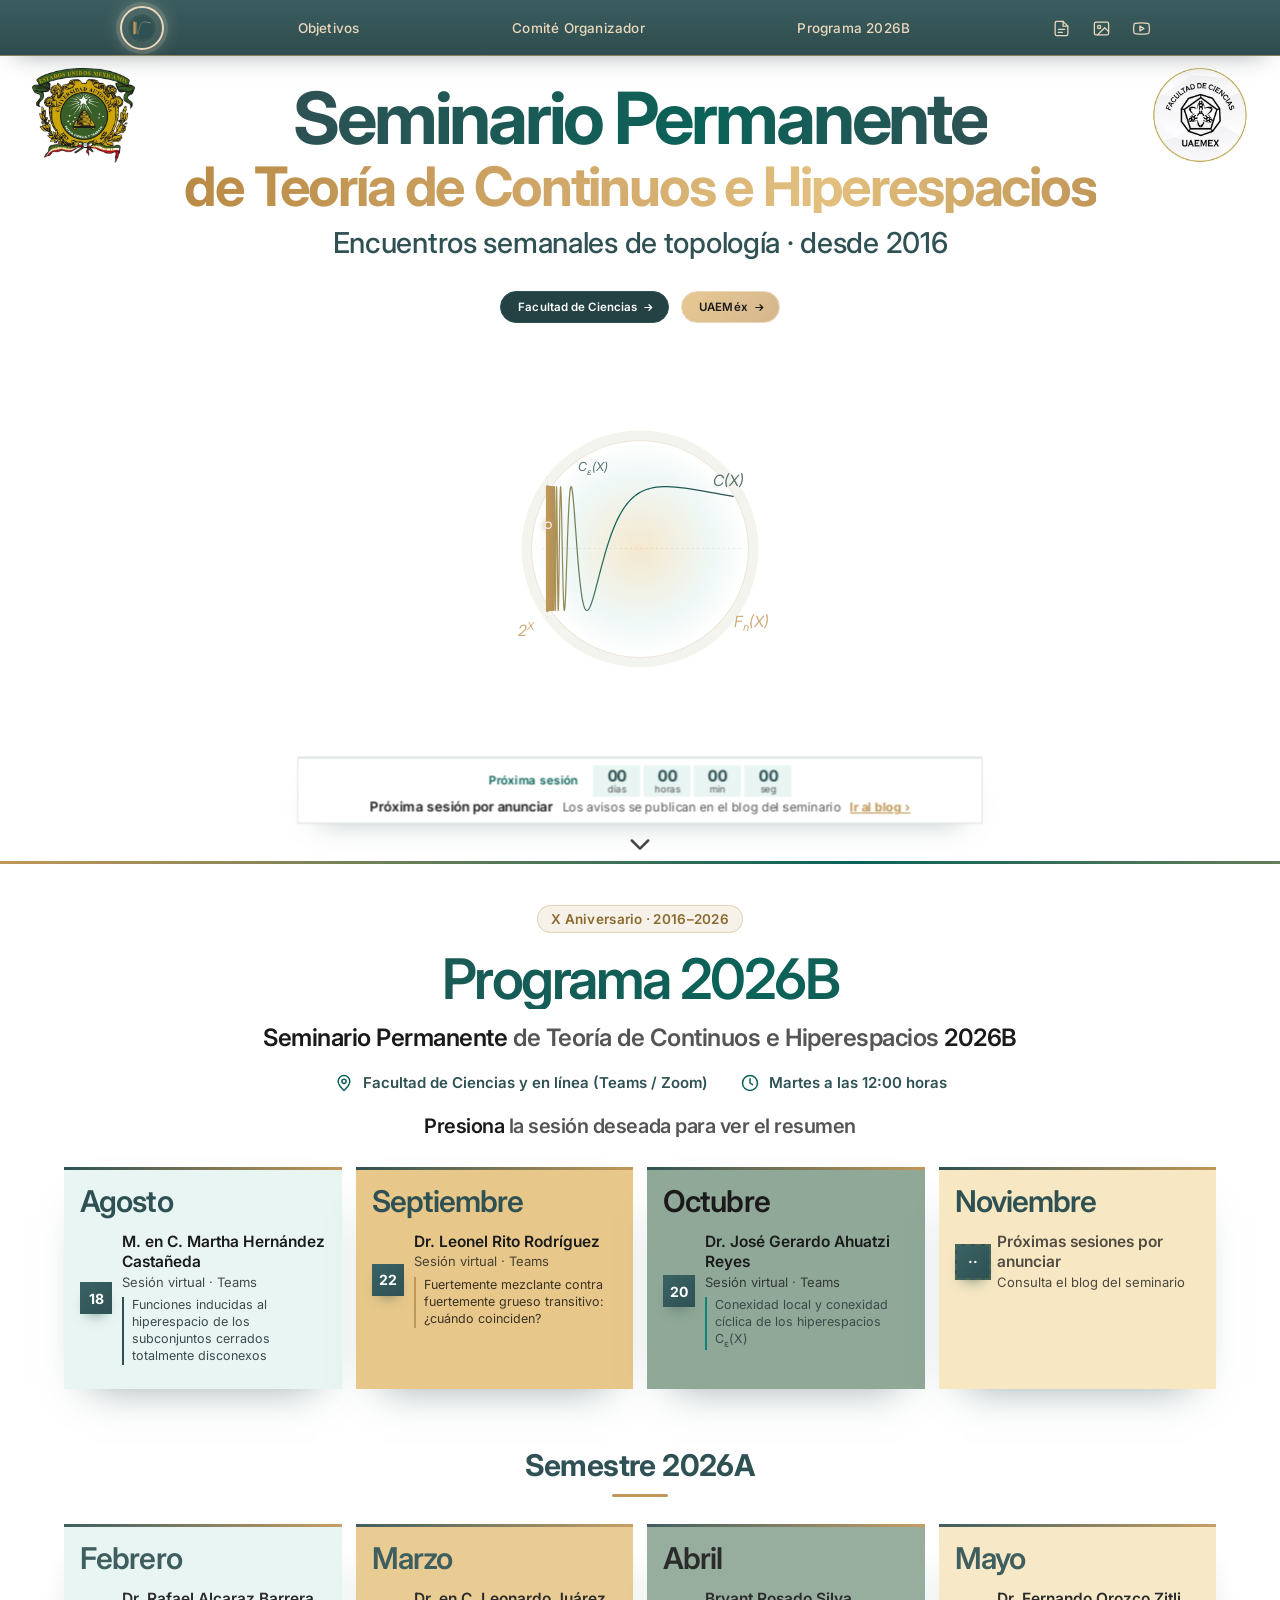
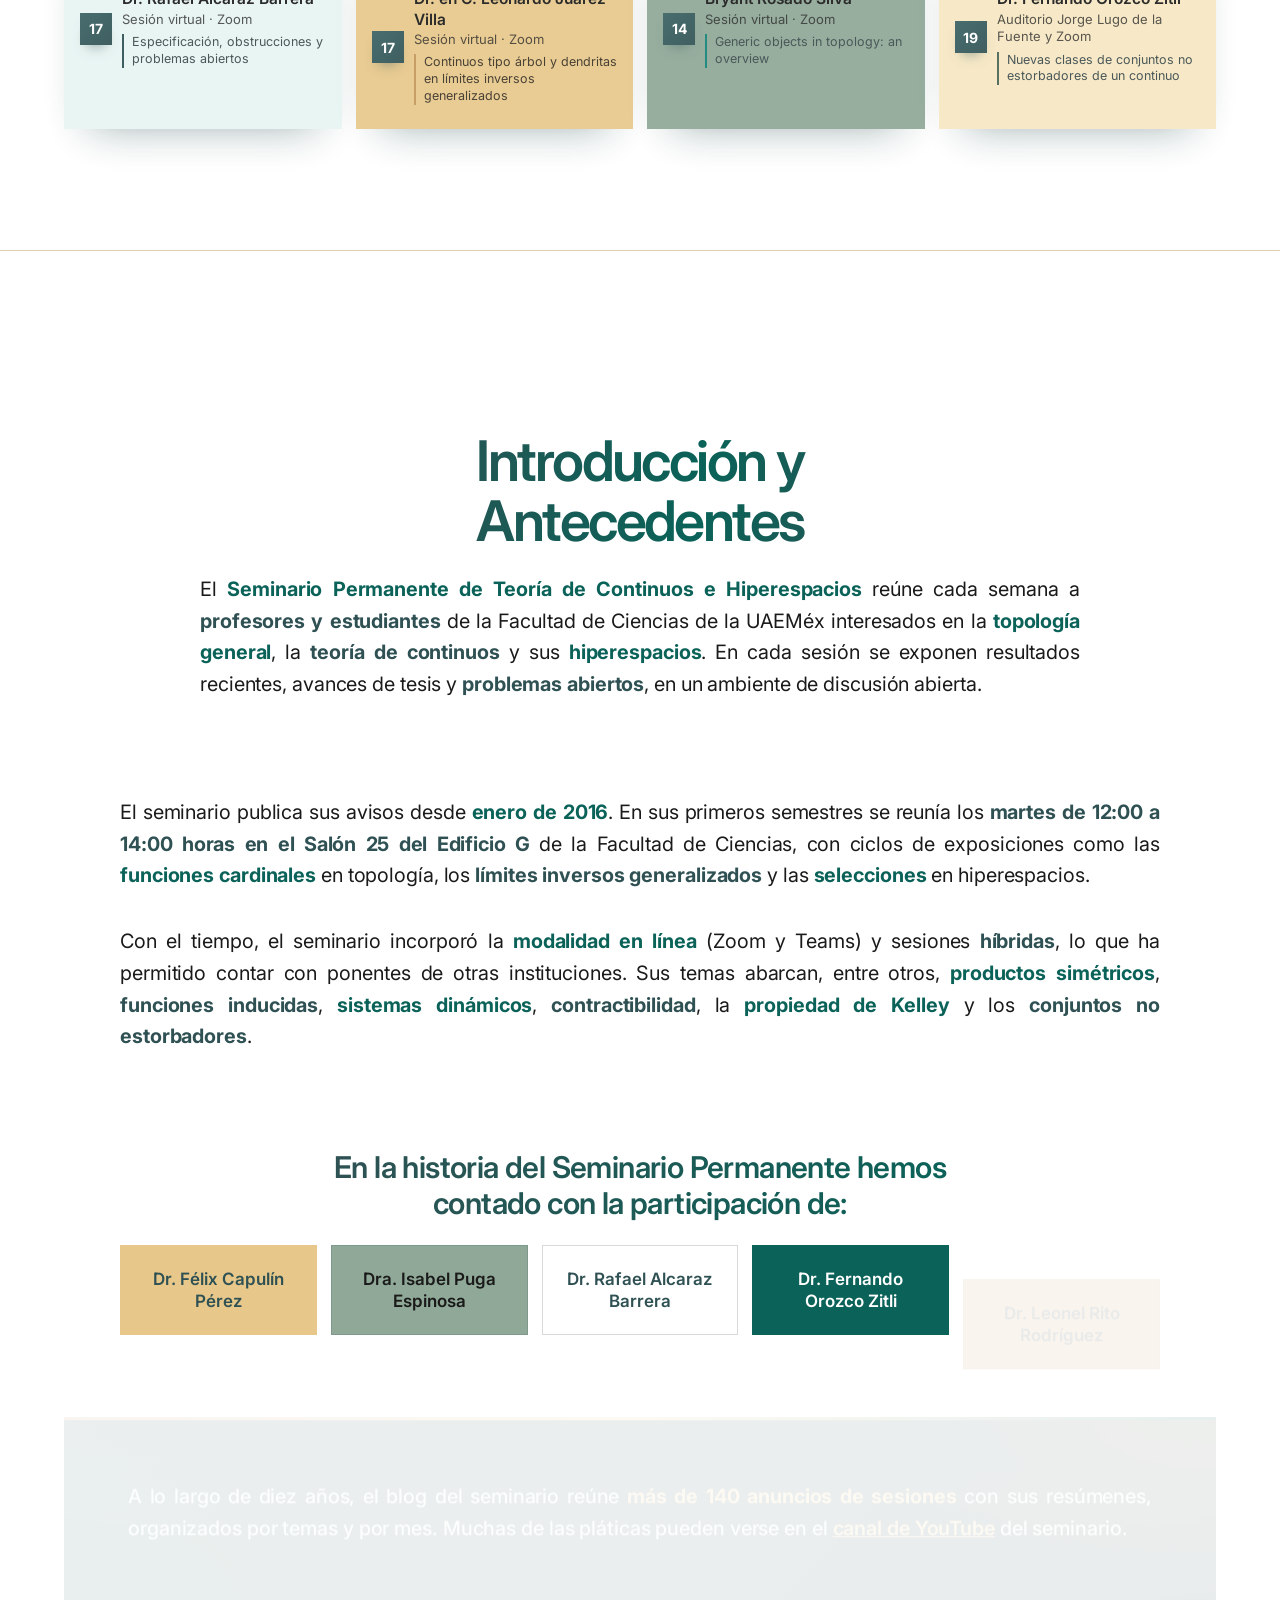
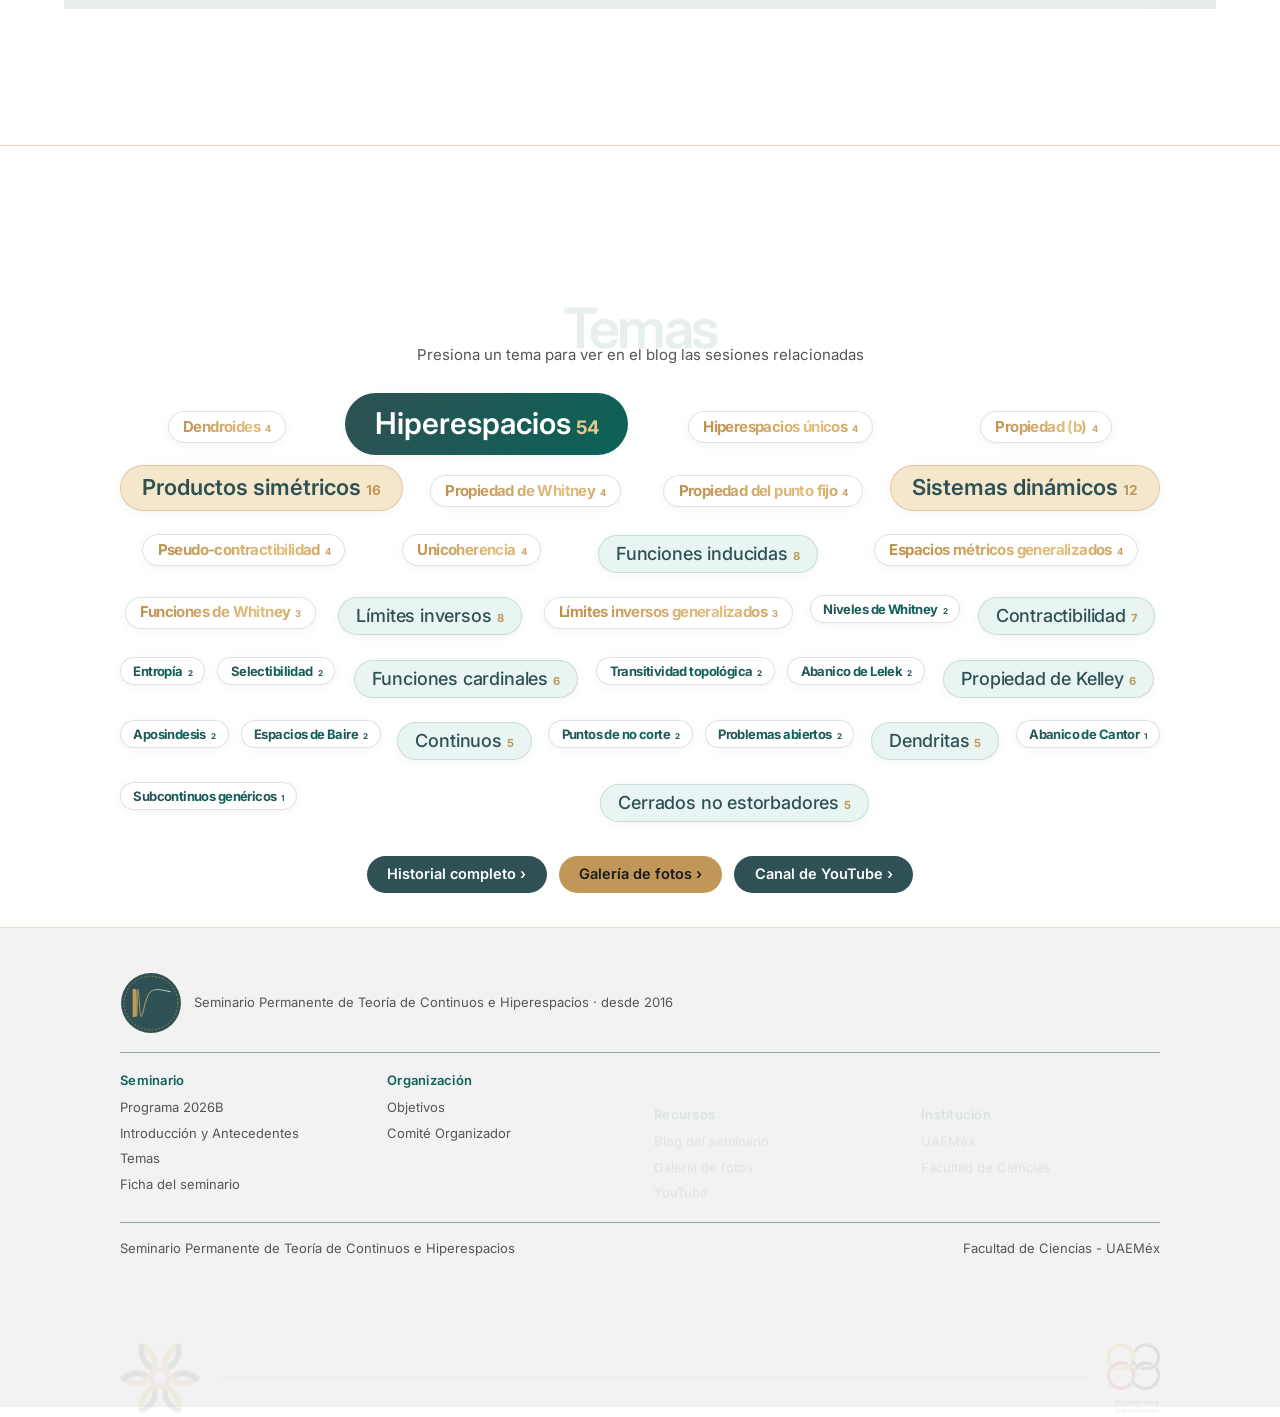
<file: index.html>
<!doctype html>
<!--
  ============================================================================
  Seminario Permanente de Teoría de Continuos e Hiperespacios
  Facultad de Ciencias · Universidad Autónoma del Estado de México (UAEMéx)
  ----------------------------------------------------------------------------
  Sitio estático de una sola página. Misma arquitectura que el sitio del
  Seminario Multidisciplinario de Divulgación Científica de Vanguardia:

    index.html            página principal: llama a cada sección como si fuera una función
    partes/               una sección por archivo (aquí se edita el contenido)
    css/estilos.css       estilos base (heredados del sitio del Seminario Multidisciplinario)
    css/hiperespacios.css estilos propios de este seminario (ilustración, temas, etc.)
    js/                   comportamiento; el número indica la sección (00 = toda la página)
    js/00-cargador.js     carga las partes de partes/ dentro de esta página
    js/03-programa-datos.js   títulos y resúmenes de las sesiones
    img/                  imágenes del sitio

  Secciones de la página, en orden (cada una es un archivo de partes/):
    1. Barra superior y menú desplegable ......... partes/01-barra-superior.html
    2. Portada (título, ilustración y cuenta regresiva)  partes/02-portada.html
    3. Programa (2026B y 2026A) .................. partes/03-programa.html
    4. Introducción y antecedentes .............. partes/04-introduccion.html
    5. Temas del seminario ....................... partes/05-temas.html
    6. Pie de página ............................ partes/06-pie-de-pagina.html
    7. Fichas de información (ventanas emergentes)  partes/07-fichas.html

  OJO: la página debe abrirse desde un servidor (ver README.md).
  ============================================================================
-->
<html lang="es" data-pal="pop" data-style="formal" class="cargando">
  <head>
    <meta charset="utf-8" />
    <meta name="viewport" content="width=device-width, initial-scale=1, viewport-fit=cover" />
    <meta name="theme-color" content="#2F5153" />
    <meta
      name="description"
      content="Seminario Permanente de Teoría de Continuos e Hiperespacios, Facultad de Ciencias, UAEMéx. Sesiones semanales de topología general, teoría de continuos e hiperespacios. Programa 2026B."
    />
    <title>Seminario Permanente de Teoría de Continuos e Hiperespacios</title>
    <link rel="icon" type="image/svg+xml" href="img/logo-hiperespacios.svg" />

    <!-- Tipografías de Google Fonts (requieren conexión a internet) -->
    <link rel="preconnect" href="https://fonts.googleapis.com" />
    <link rel="preconnect" href="https://fonts.gstatic.com" crossorigin />
    <link
      href="https://fonts.googleapis.com/css2?family=Bebas+Neue&family=Space+Grotesk:wght@500;600;700&family=JetBrains+Mono:wght@500&family=DM+Sans:wght@400;500;600;700&family=Inter:wght@400;500;600;700&family=STIX+Two+Text:ital@1&display=swap"
      rel="stylesheet"
    />

    <!-- Oculta la página unos instantes, hasta que 00-cargador.js termina de montar las secciones -->
    <style>
      html.cargando body {
        visibility: hidden;
      }
    </style>
    <noscript>
      <style>
        html.cargando body {
          visibility: visible;
        }
      </style>
    </noscript>

    <!-- Estilos del sitio: primero la base, después los propios de este seminario -->
    <link rel="stylesheet" href="css/estilos.css" />
    <link rel="stylesheet" href="css/hiperespacios.css" />

    <!-- Escala según el ancho de pantalla: va aquí (sin defer) para evitar saltos al cargar -->
    <script src="js/00-escala.js"></script>
  </head>
  <body>
    <div data-parte="partes/01-barra-superior.html"></div>
    <div data-parte="partes/02-portada.html"></div>
    <div data-parte="partes/03-programa.html"></div>
    <div data-parte="partes/04-introduccion.html"></div>
    <div data-parte="partes/05-temas.html"></div>
    <div data-parte="partes/06-pie-de-pagina.html"></div>
    <div data-parte="partes/07-fichas.html"></div>

    <noscript>Esta página necesita JavaScript activado para mostrarse.</noscript>

    <!-- ======================================================================
         CARGA DE LA PÁGINA
         1) 00-cargador.js reemplaza cada <div data-parte="..."> por su archivo.
         2) Después carga, EN ESTE ORDEN, los scripts que usan esas secciones.
            01-barra-superior.js crea window.SMDCV que usa 07-fichas.js, y
            03-programa-datos.js debe ir antes que 03-programa-resumenes.js.
         ====================================================================== -->
    <script src="js/00-cargador.js"></script>
    <script>
      cargarPagina([
        "js/01-barra-superior.js",
        "js/07-fichas.js",
        "js/00-animaciones.js",
        "js/02-portada-cuenta-regresiva.js",
        "js/03-programa-datos.js",
        "js/03-programa-resumenes.js",
      ]);
    </script>
  </body>
</html>
</file>
<file: css/estilos.css>
/* ==========================================================================
   estilos.css · Hoja de estilos del sitio
   Seminario Multidisciplinario de Divulgación Científica de Vanguardia
   --------------------------------------------------------------------------
   CÓMO LEER ESTE ARCHIVO

   El archivo está ordenado de arriba hacia abajo y ese orden IMPORTA: en CSS,
   cuando dos reglas con la misma fuerza (especificidad) afectan al mismo
   elemento, gana la que aparece después. Por eso una misma parte de la página
   (por ejemplo, la portada) puede tener reglas en varios lugares: las primeras
   definen su aspecto básico y las siguientes lo afinan (tema de color,
   tamaños, pantallas pequeñas, impresión...).

   Para encontrar algo, busca el nombre de la clase (p. ej. ".mcard") o
   el encabezado numerado de cada bloque: cada encabezado indica la parte de la
   página a la que pertenece lo que sigue.

   VARIABLES DE COLOR (se definen al principio, en :root y [data-pal="pop"])
     --bg      color de fondo de la página
     --ink     color de los títulos (verde oscuro)
     --accent  color de acento y enlaces (verde)
     --glass   color dorado de detalles y bordes
     --text    color del texto normal
     --muted   color del texto secundario
   Las variables --z, --s y --nh las calculan js/00-escala.js y js/01-barra-superior.js
   (zoom general, escala de la ilustración y alto de la barra).

   ATRIBUTOS EN <html>
     data-pal="pop"       paleta de colores en uso
     data-style="formal"  estilo visual en uso
   Casi todas las reglas empiezan con html[data-style="formal"][...]: es solo
   una forma de darles la prioridad necesaria sobre las reglas base.
   ========================================================================== */

/* --------------------------------------------------------------------------
   01. General: tipografía, fondo, animaciones y ajustes de pantalla
   -------------------------------------------------------------------------- */
:root {
  --bg: #1a1a1a;
  --g2: #108378;
  --glow: rgba(124, 92, 255, 0.38);
  --ink: #e8f5f3;
  --ink2: #108378;
  --glass: #108378;
  --coffee-hi: #108378;
  --coffee-lo: #108378;
  --crema: #e8f5f3;
  --cup: #108378;
  --accent: #108378;
  --link: #108378;
  --text: #e8f5f3;
  --muted: #e8f5f3;
  box-sizing: border-box;
  padding-top: env(safe-area-inset-top, 0px);
  padding-bottom: env(safe-area-inset-bottom, 0px);
}
[data-pal="pop"] {
  --bg: #e8f5f3;
  --g2: #c19758;
  --glow: rgba(193, 151, 88, 0.2);
  --ink: #2f5153;
  --ink2: #0a6258;
  --glass: #c19758;
  --coffee-hi: #c19758;
  --coffee-lo: #c19758;
  --crema: #c19758;
  --cup: #0a6258;
  --accent: #0a6258;
  --sep: #c19758;
  --link: #0a6258;
  --text: #1a1a1a;
  --muted: #555555;
}
html {
  scroll-padding-top: env(safe-area-inset-top, 0px);
}
body {
  margin: 0;
  overflow-x: hidden;
  color: var(--text);
  font-family:
    "Space Grotesk",
    system-ui,
    -apple-system,
    "Segoe UI",
    sans-serif;
  background: linear-gradient(
    180deg,
    var(--bg) 0%,
    var(--bg) 85%,
    var(--g2) 100%
  );
}

/* --------------------------------------------------------------------------
   02. Barra superior y menú desplegable
   -------------------------------------------------------------------------- */
nav {
  flex: none;
  position: sticky;
  top: 0;
  z-index: 5;
  min-height: 44px;
  display: flex;
  align-items: center;
  justify-content: center;
  background: rgba(18, 18, 20, 0.72);
  backdrop-filter: saturate(180%) blur(20px);
  -webkit-backdrop-filter: saturate(180%) blur(20px);
}
.bar {
  width: min(1040px, 94vw);
  display: flex;
  flex-wrap: wrap;
  gap: 8px;
  justify-content: space-between;
  align-items: center;
  padding: 6px 0;
  font-size: 12.5px;
}
.bar > a {
  color: var(--link);
  text-decoration: none;
  padding: 6px 14px;
  border-radius: 999px;
  border: 1px solid var(--link);
  background: rgba(255, 255, 255, 0.05);
  transition:
    background 0.25s,
    color 0.25s;
}
.bar > a:hover,
.bar > a[aria-expanded="true"] {
  background: var(--link);
  color: #1a1a1a;
}
nav b {
  flex: none;
  font:
    400 20px "Bebas Neue",
    Impact,
    sans-serif;
  letter-spacing: 0.18em;
}

/* --------------------------------------------------------------------------
   03. Portada · también: General
   -------------------------------------------------------------------------- */
.top {
  flex: none;
  text-align: center;
  padding: clamp(10px, 3.5vh, 44px) 5vw 0;
  position: relative;
  z-index: 2;
}
.top > * {
  animation: up 1s cubic-bezier(0.2, 0.8, 0.2, 1) both;
}
.top > :nth-child(2) {
  animation-delay: 0.12s;
}
.top > :nth-child(3) {
  animation-delay: 0.24s;
}
.top > :nth-child(4) {
  animation-delay: 0.36s;
}
@keyframes up {
  from {
    opacity: 0;
    transform: translateY(22px);
  }
  to {
    opacity: 1;
    transform: none;
  }
}
h1 {
  margin: 0;
  line-height: 0.9;
}
.hw {
  display: inline-block;
  cursor: pointer;
  transition:
    transform 0.55s cubic-bezier(0.34, 1.56, 0.64, 1),
    filter 0.4s;
}
.w1 {
  font:
    400 clamp(42px, min(12vw, 11vh), 140px)/0.9 "Bebas Neue",
    Impact,
    sans-serif;
  letter-spacing: 0.04em;
  color: var(--text);
}
.w2 {
  display: block;
  margin: clamp(6px, 1.4vh, 14px) auto 0;
  width: max-content;
  font:
    400 clamp(22px, min(7vw, 7.4vh), 96px)/1 "Bebas Neue",
    Impact,
    sans-serif;
  letter-spacing: 0.2em;
  padding-left: 0.2em;
  color: var(--accent);
}
.w3 {
  display: block;
  margin: clamp(8px, 1.6vh, 16px) auto 0;
  max-width: 92vw;
  font:
    400 clamp(15px, min(4.4vw, 5.4vh), 72px)/1.15 "Bebas Neue",
    Impact,
    sans-serif;
  letter-spacing: 0.1em;
  padding-left: 0.1em;
  color: var(--text);
}
.w1:hover {
  transform: translateY(-8px) scale(1.05) rotate(-1deg);
}
.w2:hover {
  transform: scale(1.08) rotate(1deg);
}
.w3:hover {
  transform: scale(1.04);
}
.hw:hover {
  color: transparent;
  background: linear-gradient(120deg, var(--crema), var(--accent), var(--cup));
  -webkit-background-clip: text;
  background-clip: text;
  filter: brightness(1.15) saturate(1.4) drop-shadow(0 0 16px var(--accent));
  animation: shine 1.6s ease-in-out infinite alternate;
}
@keyframes shine {
  from {
    filter: brightness(1.15) saturate(1.4) hue-rotate(-18deg)
      drop-shadow(0 0 16px var(--accent));
  }
  to {
    filter: brightness(1.15) saturate(1.4) hue-rotate(22deg)
      drop-shadow(0 0 16px var(--accent));
  }
}
.tag {
  margin: clamp(10px, 2.4vh, 26px) auto 0;
  display: flex;
  align-items: center;
  justify-content: center;
  flex-wrap: wrap;
  gap: 10px clamp(10px, 1.6vw, 20px);
}
.inst {
  display: inline-flex;
  align-items: center;
  gap: 0.55em;
  padding: 0.7em 1.4em;
  border: 1px solid transparent;
  border-radius: 999px;
  background:
    linear-gradient(rgba(12, 12, 16, 0.78), rgba(12, 12, 16, 0.78)) padding-box,
    linear-gradient(120deg, var(--accent), var(--glass)) border-box;
  color: var(--text);
  text-decoration: none;
  font:
    600 clamp(13px, min(1.9vw, 2.2vh), 19px)/1.2 system-ui,
    -apple-system,
    "Segoe UI",
    sans-serif;
  letter-spacing: 0.06em;
  backdrop-filter: blur(12px);
  -webkit-backdrop-filter: blur(12px);
  transition:
    transform 0.3s,
    box-shadow 0.3s,
    color 0.3s;
}
.inst::after {
  content: "↗";
  font-size: 0.95em;
  opacity: 0.7;
  transition:
    transform 0.3s,
    opacity 0.3s;
}
.inst:last-child {
  background: linear-gradient(120deg, var(--accent), var(--glass));
  color: #1a1a1a;
  box-shadow: 0 10px 30px -12px var(--accent);
}
.inst:hover {
  transform: translateY(-3px);
  box-shadow: 0 12px 32px -10px var(--accent);
}
.inst:hover::after {
  transform: translate(2px, -2px);
  opacity: 1;
}
.inst:first-child:hover {
  background: linear-gradient(120deg, var(--accent), var(--glass));
  color: #1a1a1a;
}
.art {
  flex: 1 1 0;
  min-height: 0;
  width: min(1060px, 96vw);
  margin: clamp(14px, 3.5vh, 36px) auto clamp(8px, 2vh, 20px);
  transition: transform 0.25s ease-out;
  position: relative;
  z-index: 1;
}
.art > svg {
  position: absolute;
  left: 11%;
  top: 8%;
  width: 78%;
  height: 84%;
  display: block;
  overflow: visible;
  animation: float 7s ease-in-out infinite alternate;
}
@keyframes float {
  to {
    transform: translateY(-10px);
  }
}
.ring {
  fill: none;
  stroke-linecap: round;
  stroke-dasharray: 1500 1160;
  animation: orbit 16s linear infinite;
}
.ring.r2 {
  stroke-dasharray: 1100 1300;
  animation-duration: 22s;
  animation-direction: reverse;
}
@keyframes orbit {
  to {
    stroke-dashoffset: -2660;
  }
}
.halo {
  animation: pulse 4s ease-in-out infinite alternate;
}
@keyframes pulse {
  from {
    opacity: 0.35;
  }
  to {
    opacity: 0.7;
  }
}
.fh {
  cursor: pointer;
  transition:
    transform 0.6s cubic-bezier(0.34, 1.56, 0.64, 1),
    filter 0.4s;
}
.fh1 {
  transform-origin: 650px 380px;
}
.fh1:hover {
  transform: rotate(-4deg) scale(1.03);
}
.fh2 {
  transform-origin: 645px 800px;
}
.fh2:hover {
  transform: translateY(-8px) scale(1.04) rotate(0.8deg);
}
.fh:hover {
  filter: brightness(1.15) saturate(1.3) drop-shadow(0 0 16px var(--accent));
}
.fh:hover .ink {
  fill: url(#hot);
  animation: hue 1.6s ease-in-out infinite alternate;
}
@keyframes hue {
  from {
    filter: hue-rotate(-18deg);
  }
  to {
    filter: hue-rotate(22deg);
  }
}
.flask {
  transform-origin: 650px 380px;
  animation: sway 5s ease-in-out infinite alternate;
}
@keyframes sway {
  from {
    transform: rotate(-1.4deg);
  }
  to {
    transform: rotate(1.2deg);
  }
}
.bub {
  fill: #fff;
  opacity: 0;
  animation: bub 3.6s ease-in infinite;
}
@keyframes bub {
  0% {
    transform: translate(0, 0);
    opacity: 0;
  }
  20% {
    opacity: 0.8;
  }
  100% {
    transform: translate(60px, -10px);
    opacity: 0;
  }
}
.str {
  filter: drop-shadow(0 0 5px var(--accent));
}
.flow {
  stroke-dasharray: 7 15;
  animation: flow 0.7s linear infinite;
}
@keyframes flow {
  to {
    stroke-dashoffset: -22;
  }
}
.drop {
  fill: var(--crema);
  opacity: 0;
  animation: drop 1.5s ease-in infinite;
}
@keyframes drop {
  0% {
    transform: translateY(0);
    opacity: 0;
  }
  15% {
    opacity: 1;
  }
  100% {
    transform: translateY(88px);
    opacity: 0;
  }
}
.rip {
  fill: none;
  stroke: var(--crema);
  stroke-width: 1.6;
  vector-effect: non-scaling-stroke;
  transform-box: fill-box;
  transform-origin: center;
  animation: rip 4s ease-out infinite;
  opacity: 0;
}
@keyframes rip {
  0% {
    transform: scale(0.04);
    opacity: 0.9;
  }
  100% {
    transform: scale(1);
    opacity: 0;
  }
}
.steam {
  fill: none;
  stroke: var(--ink);
  stroke-width: 2.4;
  stroke-linecap: round;
  opacity: 0;
  animation: steam 4.5s ease-in-out infinite;
  filter: blur(1.2px);
}
@keyframes steam {
  0% {
    opacity: 0;
    transform: translateY(0) scaleX(1);
  }
  25% {
    opacity: 0.5;
  }
  100% {
    opacity: 0;
    transform: translateY(-38px) scaleX(1.25);
  }
}
.stage {
  height: calc(
    100vh - var(--nh, 44px) - 90px - env(safe-area-inset-top, 0px) -
      env(safe-area-inset-bottom, 0px)
  );
  height: calc(
    100dvh / var(--z, 1) - var(--nh, 44px) - 90px -
      env(safe-area-inset-top, 0px) - env(safe-area-inset-bottom, 0px)
  );
  height: calc(
    100svh / var(--z, 1) - var(--nh, 44px) - 90px -
      env(safe-area-inset-top, 0px) - env(safe-area-inset-bottom, 0px)
  );
  height: calc(
    100dvh / var(--z, 1) - var(--nh, 44px) - 90px -
      env(safe-area-inset-top, 0px) - env(safe-area-inset-bottom, 0px)
  );
  height: calc(
    100svh / var(--z, 1) - var(--nh, 44px) - 90px -
      env(safe-area-inset-top, 0px) - env(safe-area-inset-bottom, 0px)
  );
  display: flex;
  flex-direction: column;
  position: relative;
}
.cue {
  flex: none;
  position: relative;
  z-index: 3;
  display: flex;
  align-items: center;
  justify-content: center;
  width: 44px;
  height: 40px;
  margin: 0 auto;
  color: var(--text);
  opacity: 0.8;
  text-decoration: none;
  animation: bob 2s ease-in-out infinite;
}
.cue:hover {
  opacity: 1;
}
.cue svg {
  position: static;
  width: 28px;
  height: 28px;
  animation: none;
}
.big svg {
  width: 0.95em;
  height: 0.95em;
  flex: none;
}
@keyframes bob {
  50% {
    transform: translateY(6px);
  }
}

/* --------------------------------------------------------------------------
   04. Introducción y antecedentes · también: General
   -------------------------------------------------------------------------- */
.info {
  position: relative;
  z-index: 1;
  background: #e8f5f3;
  color: #1a1a1a;
  text-align: center;
  padding: clamp(56px, 9vw, 110px) 5vw clamp(56px, 8vw, 100px);
  --lk: #108378;
  font-family:
    system-ui,
    -apple-system,
    "Segoe UI",
    sans-serif;
}
.info h2 {
  margin: 0;
  font-weight: 600;
  font-size: clamp(38px, 7vw, 80px);
  line-height: 1.05;
  letter-spacing: -0.025em;
}
.when {
  margin: 14px 0 0;
  font-size: clamp(20px, 2.8vw, 30px);
}
.lead {
  max-width: 760px;
  margin: 22px auto 0;
  font-size: clamp(17px, 1.7vw, 21px);
  line-height: 1.5;
  color: #555555;
}
.lead a {
  color: var(--lk);
  text-decoration: none;
}
.lead a:hover {
  text-decoration: underline;
}
.pills {
  display: flex;
  gap: 14px;
  justify-content: center;
  flex-wrap: wrap;
  margin-top: 30px;
}
.pill {
  padding: 12px 26px;
  border-radius: 999px;
  font-size: clamp(16px, 1.6vw, 19px);
  text-decoration: none;
  border: 1px solid var(--lk);
  color: var(--lk);
  transition:
    background 0.25s,
    color 0.25s,
    opacity 0.25s;
}
.pill.ghost:hover {
  background: var(--lk);
  color: #fff;
}
.card {
  background: #fff;
  border-radius: 22px;
  padding: clamp(22px, 3vw, 36px);
  font-size: clamp(16px, 1.5vw, 18px);
  line-height: 1.6;
  color: #555555;
}
.sup {
  max-width: 1040px;
  margin: clamp(40px, 6vw, 72px) auto 0;
}
.sup .lead {
  margin-top: 0;
  color: #1a1a1a;
  font-weight: 600;
  font-size: clamp(20px, 2.4vw, 28px);
}
.tiles {
  display: grid;
  grid-template-columns: repeat(auto-fit, minmax(190px, 1fr));
  gap: 14px;
  margin-top: 24px;
}
.tile {
  background: #fff;
  border-radius: 18px;
  padding: 22px 18px;
  font-weight: 600;
  font-size: 17px;
  line-height: 1.3;
}
.dark {
  max-width: 1040px;
  margin: clamp(28px, 4vw, 48px) auto 0;
  background: #1a1a1a;
  color: #8fa897;
  border-radius: 28px;
  padding: clamp(26px, 4vw, 52px);
  text-align: left;
  font-size: clamp(17px, 1.9vw, 22px);
  line-height: 1.55;
}
.dark strong {
  color: #fff;
}
body::before {
  content: "";
  position: fixed;
  inset: 0;
  pointer-events: none;
  z-index: 0;
  opacity: 0.6;
  background: radial-gradient(
    1100px 300px at 50% 100%,
    var(--glow),
    transparent 70%
  );
}
body::after {
  content: "";
  position: fixed;
  inset: 0;
  pointer-events: none;
  z-index: 0;
  background-image:
    linear-gradient(rgba(255, 255, 255, 0.04) 1px, transparent 1px),
    linear-gradient(90deg, rgba(255, 255, 255, 0.04) 1px, transparent 1px);
  background-size: 56px 56px;
  -webkit-mask-image: radial-gradient(
    ellipse 85% 70% at 50% 28%,
    #000 25%,
    transparent 75%
  );
  mask-image: radial-gradient(
    ellipse 85% 70% at 50% 28%,
    #000 25%,
    transparent 75%
  );
}

/* --------------------------------------------------------------------------
   05. Barra superior y menú desplegable
   -------------------------------------------------------------------------- */
nav {
  background: rgba(5, 6, 10, 0.62);
  border-bottom: 1px solid rgba(255, 255, 255, 0.08);
}
nav b {
  font:
    700 15px/1 "Space Grotesk",
    system-ui,
    sans-serif;
  letter-spacing: 0.02em;
  color: #1a1a1a;
  background: linear-gradient(135deg, var(--accent), var(--glass));
  padding: 7px 10px;
  border-radius: 8px;
}
.bar > a {
  border-color: transparent;
  background: none;
  color: #e8f5f3;
  border-radius: 8px;
  font-family: "Space Grotesk", system-ui, sans-serif;
  font-size: 13.5px;
  padding: 7px 14px;
}
.bar > a:hover,
.bar > a[aria-expanded="true"] {
  background: rgba(255, 255, 255, 0.09);
  color: #fff;
}

/* --------------------------------------------------------------------------
   06. Portada
   -------------------------------------------------------------------------- */
.w1 {
  font:
    700 clamp(36px, min(9vw, 9vh), 104px)/0.95 "Space Grotesk",
    system-ui,
    sans-serif;
  letter-spacing: -0.04em;
  color: var(--text);
}
.w2 {
  margin: clamp(2px, 0.8vh, 8px) auto 0;
  max-width: 94vw;
  padding-left: 0;
  font:
    700 clamp(20px, min(6.5vw, 6.8vh), 84px)/1 "Space Grotesk",
    system-ui,
    sans-serif;
  letter-spacing: -0.035em;
  background: linear-gradient(100deg, var(--accent), var(--glass));
  -webkit-background-clip: text;
  background-clip: text;
  color: transparent;
}
.w3 {
  padding-left: 0;
  font:
    500 clamp(13px, min(3vw, 3.6vh), 41px)/1.15 "Space Grotesk",
    system-ui,
    sans-serif;
  letter-spacing: -0.01em;
  color: #e8f5f3;
}
.inst {
  padding: 0.72em 1.5em;
  border: 1px solid rgba(255, 255, 255, 0.22);
  border-radius: 10px;
  background: rgba(255, 255, 255, 0.04);
  color: #fff;
  font:
    500 clamp(11px, min(1.6vw, 1.8vh), 15px)/1.2 "Space Grotesk",
    system-ui,
    sans-serif;
  letter-spacing: 0;
  box-shadow: none;
}
.inst::after {
  content: "→";
}
.inst:last-child {
  background: #e8f5f3;
  color: #1a1a1a;
  border-color: #e8f5f3;
  box-shadow: 0 12px 36px -12px var(--accent);
}
.inst:hover {
  transform: translateY(-2px);
  border-color: var(--accent);
  box-shadow:
    0 0 0 4px rgba(255, 255, 255, 0.06),
    0 12px 34px -10px var(--accent);
}
.inst:hover::after {
  transform: translateX(3px);
}
.inst:first-child:hover {
  background: rgba(255, 255, 255, 0.1);
  color: #fff;
}
.chip {
  position: absolute;
  z-index: 2;
  display: flex;
  gap: 8px;
  align-items: center;
  padding: 7px 12px;
  border: 1px solid rgba(255, 255, 255, 0.14);
  border-radius: 10px;
  background: rgba(255, 255, 255, 0.05);
  backdrop-filter: blur(10px);
  -webkit-backdrop-filter: blur(10px);
  font:
    500 12px/1 "JetBrains Mono",
    ui-monospace,
    monospace;
  color: #e8f5f3;
  animation: fl 6s ease-in-out infinite alternate;
}
.chip b {
  color: var(--accent);
  font-weight: 500;
}
@keyframes fl {
  to {
    transform: translateY(-8px);
  }
}
@media (max-width: 760px) {
  .chip {
    display: none;
  }
}
.info {
  font-family: "Space Grotesk", system-ui, sans-serif;
}
.chip::before {
  content: "";
  width: 7px;
  height: 7px;
  border-radius: 50%;
  background: var(--accent);
  flex: none;
}

/* --------------------------------------------------------------------------
   07. General: tipografía, fondo, animaciones y ajustes de pantalla
   -------------------------------------------------------------------------- */
[data-pal="pop"] body::after {
  background-image:
    linear-gradient(rgba(47, 81, 83, 0.07) 1px, transparent 1px),
    linear-gradient(90deg, rgba(47, 81, 83, 0.07) 1px, transparent 1px);
}
[data-pal="pop"] nav {
  background: rgba(232, 245, 243, 0.84);
  border-bottom-color: rgba(47, 81, 83, 0.08);
}
[data-pal="pop"] nav b {
  color: #fff;
}
[data-pal="pop"] .bar > a {
  color: #2f5153;
}
[data-pal="pop"] .bar > a:hover,
[data-pal="pop"] .bar > a[aria-expanded="true"] {
  background: rgba(47, 81, 83, 0.07);
  color: #1a1a1a;
}
[data-pal="pop"] .w3 {
  color: #0a6258;
}
[data-pal="pop"] .inst {
  border-color: rgba(47, 81, 83, 0.25);
  background: rgba(232, 245, 243, 0.75);
  color: #1a1a1a;
}
[data-pal="pop"] .inst:last-child {
  background: #0a6258;
  color: #fff;
  border-color: #0a6258;
}
[data-pal="pop"] .inst:first-child:hover {
  background: rgba(47, 81, 83, 0.06);
  color: #1a1a1a;
}
[data-pal="pop"] .chip {
  border-color: rgba(47, 81, 83, 0.12);
  background: rgba(232, 245, 243, 0.8);
  color: #2f5153;
}
[data-pal="pop"] .bub {
  fill: #fff;
}
[data-pal="pop"] .info {
  --lk: #0a6258;
}
[data-pal="pop"] .mega {
  background: rgba(255, 255, 255, 0.97);
  border-bottom-color: rgba(47, 81, 83, 0.08);
}
[data-pal="pop"] .panel a,
[data-pal="pop"] .nm,
[data-pal="pop"] .obj {
  color: #1a1a1a;
}
[data-pal="pop"] .panel a:hover {
  color: var(--accent);
}
[data-pal="pop"] .txt {
  color: #555555;
}
[data-pal="pop"] .obj {
  border-top-color: rgba(47, 81, 83, 0.16);
}
[data-pal="pop"] .scrim {
  background: rgba(255, 255, 255, 0.4);
}
.art .ring {
  opacity: 0.7;
}
.panel .nm a {
  text-decoration: underline;
  text-decoration-color: rgba(255, 255, 255, 0.35);
  text-underline-offset: 3px;
}
[data-pal="pop"] .panel .nm a {
  text-decoration-color: rgba(47, 81, 83, 0.35);
}
.views {
  position: fixed;
  inset: 0;
  z-index: 30;
  background: #e8f5f3;
  color: #1a1a1a;
  overflow: auto;
  font-family: "Space Grotesk", system-ui, sans-serif;
  --lk: #108378;
  opacity: 0;
  visibility: hidden;
  transform: translateY(24px);
  transition:
    opacity 0.35s,
    transform 0.45s cubic-bezier(0.2, 0.8, 0.2, 1),
    visibility 0s 0.45s;
}
.views.on {
  opacity: 1;
  visibility: visible;
  transform: none;
  transition:
    opacity 0.35s,
    transform 0.45s cubic-bezier(0.2, 0.8, 0.2, 1);
}
[data-pal="pop"] .views {
  --lk: #0a6258;
}

/* --------------------------------------------------------------------------
   08. Fichas de información
   -------------------------------------------------------------------------- */
.vbar {
  position: sticky;
  top: 0;
  z-index: 2;
  display: flex;
  align-items: center;
  justify-content: space-between;
  padding: 12px 5vw;
  background: rgba(245, 245, 247, 0.85);
  backdrop-filter: blur(14px);
  -webkit-backdrop-filter: blur(14px);
  border-bottom: 1px solid rgba(0, 0, 0, 0.08);
}
.vbar b {
  font-weight: 700;
  letter-spacing: 0.06em;
  font-size: 14px;
  color: #555555;
}
.vback {
  font: inherit;
  font-size: 15px;
  color: var(--lk);
  background: none;
  border: 1px solid var(--lk);
  border-radius: 10px;
  padding: 8px 16px;
  cursor: pointer;
  transition:
    background 0.25s,
    color 0.25s;
}
.vback:hover {
  background: var(--lk);
  color: #fff;
}
.vw {
  display: none;
  max-width: 900px;
  margin: 0 auto;
  padding: clamp(32px, 6vw, 72px) 5vw clamp(48px, 8vw, 96px);
}
.vw.on {
  display: block;
  animation: up 0.5s both;
}
.vk {
  margin: 0 0 10px;
  color: var(--lk);
  font:
    500 13px/1.5 "JetBrains Mono",
    ui-monospace,
    monospace;
  letter-spacing: 0.04em;
}
.vw h2 {
  margin: 0 0 clamp(24px, 4vw, 40px);
  font-weight: 700;
  font-size: clamp(34px, 6vw, 64px);
  line-height: 1.05;
  letter-spacing: -0.03em;
}
.vgrid {
  display: grid;
  grid-template-columns: repeat(auto-fit, minmax(min(300px, 100%), 1fr));
  gap: 16px;
}
.vgrid .card {
  padding: clamp(20px, 3vw, 28px);
  font-size: 16px;
}
.vgrid .wide {
  grid-column: 1/-1;
}
.card h3 {
  margin: 0 0 14px;
  font:
    500 12px/1.4 "JetBrains Mono",
    ui-monospace,
    monospace;
  letter-spacing: 0.06em;
  text-transform: uppercase;
  color: #555555;
}
.card h4 {
  margin: 16px 0 8px;
  font-size: 14px;
  font-weight: 600;
  color: #555555;
}
.card h4:first-child {
  margin-top: 0;
}
.card dl {
  margin: 0;
}
.card dt {
  margin-top: 12px;
  font-weight: 600;
  color: #1a1a1a;
}
.card dt:first-child {
  margin-top: 0;
}
.card dd {
  margin: 2px 0 0;
  color: #555555;
}
.chips {
  display: flex;
  flex-wrap: wrap;
  gap: 8px;
}
.chips span {
  padding: 6px 12px;
  border-radius: 999px;
  background: #e8f5f3;
  border: 1px solid rgba(0, 0, 0, 0.06);
  font-size: 14px;
  color: #1a1a1a;
}
.card a.lnk {
  display: block;
  margin: 0 0 8px;
  color: var(--lk);
  text-decoration: none;
}
.card a.lnk:hover {
  text-decoration: underline;
}
.card .pill {
  display: inline-block;
  margin: 0 8px 8px 0;
  padding: 10px 18px;
  font-size: 15px;
}
.st {
  margin: 0;
  font-size: 20px;
  font-weight: 600;
  color: #1a1a1a;
}
.quote {
  background: #1a1a1a;
  color: #e8f5f3;
  font-size: clamp(18px, 2.4vw, 24px);
  line-height: 1.45;
}
.quote span {
  display: block;
  margin-top: 10px;
  font-size: 14px;
  color: #8fa897;
}

/* --------------------------------------------------------------------------
   09. General: tipografía, fondo, animaciones y ajustes de pantalla
   -------------------------------------------------------------------------- */
[data-pal="pop"] .w1:not(:hover) {
  background: linear-gradient(100deg, #2f5153, #0a6258 55%, #0a6258);
  -webkit-background-clip: text;
  background-clip: text;
  color: transparent;
}
[data-pal="pop"] .w3 {
  color: #0a6258;
}
[data-pal="pop"] .inst {
  border-color: #0a6258;
  color: #0a6258;
}
[data-pal="pop"] .inst:last-child {
  background: #0a6258;
  color: #fff;
  border-color: #0a6258;
}
[data-pal="pop"] .inst:hover {
  border-color: #c19758;
  box-shadow:
    0 0 0 4px rgba(193, 151, 88, 0.18),
    0 12px 30px -10px #c19758;
}
[data-pal="pop"] .inst:first-child:hover {
  background: #c19758;
  color: #2f5153;
}
[data-pal="pop"] .info,
[data-pal="pop"] .views {
  background: #fff;
}
[data-pal="pop"] .vbar {
  background: rgba(255, 255, 255, 0.9);
}
[data-pal="pop"] .info h2,
[data-pal="pop"] .vw h2 {
  background: linear-gradient(100deg, #2f5153, #0a6258 45%, #c19758);
  -webkit-background-clip: text;
  background-clip: text;
  color: transparent;
}
[data-pal="pop"] .when {
  color: #c19758;
  font-weight: 600;
  letter-spacing: 0.08em;
}
[data-pal="pop"] .lead {
  color: #555;
}
[data-pal="pop"] .lead a {
  color: #0a6258;
}
[data-pal="pop"] .card,
[data-pal="pop"] .tile {
  background: #e8f5f3;
  border: 1px solid rgba(10, 98, 88, 0.18);
  color: #2f5153;
}
[data-pal="pop"] .card h3 {
  color: #c19758;
}
[data-pal="pop"] .tile {
  border-left: 4px solid #0a6258;
  font-weight: 600;
}
[data-pal="pop"] .tile:nth-child(even) {
  border-left-color: #c19758;
}
[data-pal="pop"] .dark,
[data-pal="pop"] .quote {
  background: #2f5153;
  color: #e8f5f3;
}
[data-pal="pop"] .dark strong,
[data-pal="pop"] .quote span {
  color: #c19758;
}
[data-pal="pop"] .pill {
  border-color: #0a6258;
  color: #0a6258;
}
[data-pal="pop"] .pill.ghost:hover {
  background: #0a6258;
  color: #fff;
}
[data-pal="pop"] .chips span {
  background: #fff;
  border-color: rgba(10, 98, 88, 0.3);
  color: #2f5153;
}
[data-pal="pop"] .st {
  color: #0a6258;
}
[data-pal="pop"] .card dt {
  color: #2f5153;
}
html[data-style="formal"] {
  --bg: #ffffff;
  --g2: #ffffff;
  --glow: transparent;
}
html[data-style="formal"] body,
html[data-style="formal"] .w1,
html[data-style="formal"] .w2,
html[data-style="formal"] .w3,
html[data-style="formal"] .inst,
html[data-style="formal"] .info,
html[data-style="formal"] .views,
html[data-style="formal"] nav b,
html[data-style="formal"] .bar > a {
  font-family: "DM Sans", system-ui, sans-serif;
}
html[data-style="formal"] body::after,
html[data-style="formal"] body::before,
html[data-style="formal"] .ring,
html[data-style="formal"] .halo {
  display: none;
}

/* --------------------------------------------------------------------------
   10. Barra superior y menú desplegable
   -------------------------------------------------------------------------- */
html[data-style="formal"] nav {
  background: #2f5153;
  border-bottom: 0;
  box-shadow: 0 2px 4px rgba(0, 0, 0, 0.18);
}
html[data-style="formal"] nav b {
  background: none;
  color: #fff;
  padding: 0;
  font-size: 18px;
  font-weight: 700;
  letter-spacing: 0.02em;
}
html[data-style="formal"] .bar > a {
  color: #e8f5f3;
}
html[data-style="formal"] .bar > a:hover,
html[data-style="formal"] .bar > a[aria-expanded="true"] {
  background: rgba(255, 255, 255, 0.16);
  color: #fff;
}

/* --------------------------------------------------------------------------
   11. Portada
   -------------------------------------------------------------------------- */
html[data-style="formal"] .w1:not(:hover) {
  background: none;
  -webkit-background-clip: border-box;
  background-clip: border-box;
  color: #2f5153;
  letter-spacing: -0.03em;
}
html[data-style="formal"] .w2 {
  background: none;
  -webkit-background-clip: border-box;
  background-clip: border-box;
  color: #0a6258;
}
html[data-style="formal"] .w3 {
  color: #0a6258;
  font-weight: 500;
}
html[data-style="formal"] .inst {
  background: #0a6258;
  color: #fff;
  border: 1px solid #0a6258;
  border-radius: 8px;
  backdrop-filter: none;
  -webkit-backdrop-filter: none;
  box-shadow: none;
  font-weight: 600;
  letter-spacing: 0;
}
html[data-style="formal"] .inst::after {
  content: none;
}
html[data-style="formal"] .inst:last-child {
  background: #c19758;
  color: #1a1a1a;
  border-color: #c19758;
  box-shadow: none;
}
html[data-style="formal"] .inst:hover {
  background: #2f5153;
  border-color: #2f5153;
  color: #fff;
  box-shadow: 0 6px 16px -6px rgba(10, 98, 88, 0.5);
}
html[data-style="formal"] .inst:first-child:hover {
  background: #2f5153;
  color: #fff;
}
html[data-style="formal"] .inst:last-child:hover {
  background: #c19758;
  border-color: #c19758;
  color: #1a1a1a;
}
html[data-style="formal"] .info h2,
html[data-style="formal"] .vw h2 {
  background: none;
  -webkit-background-clip: border-box;
  background-clip: border-box;
  color: #2f5153;
}

/* --------------------------------------------------------------------------
   12. Fichas de información
   -------------------------------------------------------------------------- */
html[data-style="formal"] .card {
  background: #fff;
  border: 1px solid #8fa897;
  border-radius: 10px;
}
html[data-style="formal"] .quote {
  background: #2f5153;
  border-color: #2f5153;
}
html[data-style="formal"] .card h3 {
  font-family: "DM Sans", system-ui, sans-serif;
  text-transform: none;
  letter-spacing: 0;
  font-size: 19px;
  font-weight: 600;
  color: #2f5153;
  border-bottom: 2px solid #0a6258;
  padding-bottom: 12px;
  margin-bottom: 16px;
}
html[data-style="formal"] .tile {
  background: #e8f5f3;
  border: 0;
  border-left: 4px solid #0a6258;
  border-radius: 10px;
}
html[data-style="formal"] .tile:nth-child(even) {
  border-left-color: #c19758;
}
html[data-style="formal"] .chips span {
  background: #e8f5f3;
  border-color: transparent;
}
html[data-style="formal"] {
  --bg: #ffffff;
  --g2: #e8f5f3;
}
html[data-style="formal"] body::before {
  display: block;
  opacity: 1;
  background: radial-gradient(
    900px 260px at 50% 100%,
    rgba(193, 151, 88, 0.35),
    transparent 70%
  );
}

/* --------------------------------------------------------------------------
   13. Barra superior y menú desplegable
   -------------------------------------------------------------------------- */
html[data-style="formal"] nav {
  border-bottom: 3px solid #c19758;
}
html[data-style="formal"] nav b {
  color: #c19758;
}
html[data-style="formal"] .bar > a {
  color: #e8f5f3;
}
html[data-style="formal"] .bar > a:hover,
html[data-style="formal"] .bar > a[aria-expanded="true"] {
  background: #c19758;
  color: #1a1a1a;
}
html[data-style="formal"] .soc {
  display: flex;
  gap: 4px;
}
html[data-style="formal"] .soc a {
  display: grid;
  place-items: center;
  width: 36px;
  height: 36px;
  border-radius: 8px;
  color: #e8f5f3;
  transition:
    background 0.25s,
    color 0.25s;
}
html[data-style="formal"] .soc a:hover {
  background: #c19758;
  color: #1a1a1a;
}
html[data-style="formal"] .soc svg {
  width: 19px;
  height: 19px;
}

/* --------------------------------------------------------------------------
   14. Portada · también: Fichas de información
   -------------------------------------------------------------------------- */
html[data-style="formal"] .w2 {
  color: #c19758;
}
html[data-style="formal"] .inst {
  background: #2f5153;
  border-color: #c19758;
  color: #fff;
}
html[data-style="formal"] .inst:last-child {
  background: #c19758;
  border-color: #c19758;
  color: #1a1a1a;
}
html[data-style="formal"] .inst:hover {
  background: #0a6258;
  border-color: #c19758;
  color: #fff;
  box-shadow: 0 6px 16px -6px rgba(47, 81, 83, 0.55);
}
html[data-style="formal"] .inst:first-child:hover {
  background: #0a6258;
  color: #fff;
}
html[data-style="formal"] .inst:last-child:hover {
  background: #e8f5f3;
  border-color: #e8f5f3;
  color: #1a1a1a;
}
html[data-style="formal"] .chip {
  display: flex;
  border-color: #c19758;
  background: rgba(255, 255, 255, 0.9);
  color: #2f5153;
}
html[data-style="formal"] .chip::before {
  background: #c19758;
}
html[data-style="formal"] .card {
  border-top: 4px solid #c19758;
}
html[data-style="formal"] .card h3 {
  border-bottom-color: #c19758;
}
html[data-style="formal"] .tile {
  background: #e8f5f3;
  border-left-color: #c19758;
}
html[data-style="formal"] .tile:nth-child(even) {
  border-left-color: #2f5153;
}
html[data-style="formal"] .chips span {
  background: #e8f5f3;
}

/* --------------------------------------------------------------------------
   15. Introducción y antecedentes
   -------------------------------------------------------------------------- */
html[data-style="formal"] .pill {
  border-color: #2f5153;
  color: #2f5153;
}
html[data-style="formal"] .pill.ghost:hover {
  background: #c19758;
  border-color: #c19758;
  color: #1a1a1a;
}
html[data-style="formal"] .when,
html[data-style="formal"] .vk {
  color: #c19758;
}
html[data-style="formal"] .dark,
html[data-style="formal"] .quote {
  background: #c19758;
  border-color: #c19758;
  color: #1a1a1a;
}
html[data-style="formal"] .dark strong,
html[data-style="formal"] .quote span {
  color: #2f5153;
}
html[data-style="formal"] .info h2::after {
  content: "";
  display: block;
  width: 64px;
  height: 4px;
  border-radius: 2px;
  background: #c19758;
  margin: 14px auto 0;
}
html[data-style="formal"] .vw h2::after {
  content: "";
  display: block;
  width: 64px;
  height: 4px;
  border-radius: 2px;
  background: #c19758;
  margin: 14px 0 0;
}
html[data-style="formal"] .panel h3 {
  color: #c19758;
}
.story {
  position: relative;
  max-width: 1040px;
  margin: clamp(40px, 6vw, 72px) auto 0;
  padding: clamp(26px, 4vw, 46px) clamp(20px, 4vw, 50px);
  border-radius: 24px;
  background: linear-gradient(160deg, #fff 0%, #e8f5f3 62%, #e8f5f3 150%);
  border: 1px solid rgba(193, 151, 88, 0.55);
  box-shadow: 0 22px 50px -28px rgba(47, 81, 83, 0.4);
  overflow: hidden;
  text-align: left;
}
.story::before {
  content: "";
  position: absolute;
  left: 0;
  top: 0;
  right: 0;
  height: 5px;
  background: linear-gradient(90deg, #c19758, #0a6258);
}
.step {
  padding-bottom: clamp(22px, 3vw, 34px);
  transition:
    opacity 0.8s cubic-bezier(0.2, 0.8, 0.2, 1),
    transform 0.8s cubic-bezier(0.2, 0.8, 0.2, 1);
}
.step:last-child {
  padding-bottom: 0;
  transition-delay: 0.25s;
}
.step p {
  margin: 0;
  max-width: 74ch;
  font-size: clamp(16px, 1.5vw, 18.5px);
  line-height: 1.75;
  color: #2f5153;
}
.story::before {
  background-size: 200% 100%;
  background-position: var(--bp, 0%) 0;
}
.step strong {
  font-weight: 700;
  color: #0a6258;
}
html[data-style="formal"] .tiles .tile {
  border: 0;
  color: #fff;
  box-shadow: 0 10px 24px -14px rgba(47, 81, 83, 0.55);
  transition:
    transform 0.3s,
    box-shadow 0.3s;
}
html[data-style="formal"] .tiles .tile:hover {
  transform: translateY(-4px);
  box-shadow: 0 16px 30px -14px rgba(47, 81, 83, 0.65);
}
html[data-style="formal"] .tiles .tile:nth-child(1) {
  background: linear-gradient(135deg, #2f5153, #0a6258);
}
html[data-style="formal"] .tiles .tile:nth-child(2) {
  background: linear-gradient(135deg, #c19758, #c19758);
  color: #2f5153;
}
html[data-style="formal"] .tiles .tile:nth-child(3) {
  background: linear-gradient(135deg, #0a6258, #0a6258);
}
html[data-style="formal"] .tiles .tile:nth-child(4) {
  background: linear-gradient(135deg, #0a6258, #0a6258);
}
html[data-style="formal"] .tiles .tile:nth-child(5) {
  background: linear-gradient(135deg, #e8f5f3, #e8f5f3);
  color: #2f5153;
}
.gwrap {
  overflow: hidden;
  -webkit-mask-image: linear-gradient(
    90deg,
    transparent,
    #000 7%,
    #000 93%,
    transparent
  );
  mask-image: linear-gradient(
    90deg,
    transparent,
    #000 7%,
    #000 93%,
    transparent
  );
}
@media (prefers-reduced-motion: reduce) {
  .gwrap {
    overflow-x: auto;
  }
}

/* --------------------------------------------------------------------------
   16. Programa del semestre
   -------------------------------------------------------------------------- */
.prog {
  position: relative;
  z-index: 1;
  background: linear-gradient(180deg, #fff 0%, #e8f5f3 100%);
  padding: clamp(56px, 9vw, 110px) 5vw clamp(56px, 8vw, 100px);
  text-align: center;
  font-family: "DM Sans", system-ui, sans-serif;
  color: #2f5153;
}
.prog .badge {
  display: inline-block;
  margin: 0 0 16px;
  padding: 7px 18px;
  border-radius: 999px;
  background: linear-gradient(120deg, #c19758, #c19758);
  color: #2f5153;
  font-weight: 700;
  letter-spacing: 0.18em;
  text-transform: uppercase;
  font-size: 13px;
}
.prog h2 {
  margin: 0;
  font-weight: 700;
  font-size: clamp(36px, 6.5vw, 72px);
  line-height: 1.05;
  letter-spacing: -0.03em;
  color: #2f5153;
}
.prog h2::after {
  content: "";
  display: block;
  width: 64px;
  height: 4px;
  border-radius: 2px;
  background: #c19758;
  margin: 14px auto 0;
}
.prog .sub {
  margin: 20px auto 0;
  max-width: 60ch;
  font-size: clamp(16px, 1.7vw, 20px);
  line-height: 1.5;
  color: #555;
}
.pinfo {
  display: flex;
  flex-wrap: wrap;
  gap: 12px;
  justify-content: center;
  margin-top: 26px;
}
.pinfo span {
  display: inline-flex;
  align-items: center;
  gap: 9px;
  padding: 10px 18px;
  border-radius: 999px;
  background: #fff;
  border: 1px solid rgba(193, 151, 88, 0.6);
  font-weight: 600;
  font-size: 15px;
}
.pinfo svg {
  width: 20px;
  height: 20px;
  fill: none;
  stroke: #c19758;
  stroke-width: 1.8;
  stroke-linecap: round;
  stroke-linejoin: round;
}
.months {
  display: grid;
  grid-template-columns: repeat(auto-fit, minmax(min(440px, 100%), 1fr));
  gap: clamp(16px, 2.4vw, 26px);
  max-width: 1040px;
  margin: clamp(34px, 5vw, 56px) auto 0;
  text-align: left;
}
.mcard {
  background: #fff;
  border-radius: 20px;
  overflow: hidden;
  border: 1px solid rgba(47, 81, 83, 0.12);
  box-shadow: 0 18px 40px -26px rgba(47, 81, 83, 0.5);
  transition:
    transform 0.35s,
    box-shadow 0.35s;
}
.mcard:hover {
  transform: translateY(-4px);
  box-shadow: 0 24px 44px -24px rgba(47, 81, 83, 0.55);
}
.mcard h3 {
  margin: 0;
  padding: 16px clamp(18px, 3vw, 26px);
  font-size: 20px;
  font-weight: 700;
  letter-spacing: 0.02em;
  color: #fff;
  background: var(--mc);
}
.mcard ul {
  list-style: none;
  margin: 0;
  padding: clamp(8px, 1.4vw, 14px) clamp(18px, 3vw, 26px) clamp(14px, 2vw, 20px);
}
.mcard li {
  display: grid;
  grid-template-columns: 48px 1fr;
  gap: 14px;
  align-items: center;
  padding: 13px 0;
  border-bottom: 1px solid rgba(47, 81, 83, 0.1);
}
.mcard li:last-child {
  border-bottom: 0;
}
.mcard .d {
  display: grid;
  place-items: center;
  width: 48px;
  height: 48px;
  border-radius: 12px;
  background: var(--mc);
  color: #fff;
  font-weight: 700;
  font-size: 18px;
}
.mcard.gold h3,
.mcard.gold .d {
  color: #2f5153;
}
.mcard b {
  display: block;
  font-size: 16.5px;
  line-height: 1.3;
  color: #2f5153;
}
.mcard small {
  display: block;
  margin-top: 2px;
  font-size: 14px;
  line-height: 1.35;
  color: #555555;
}
.mcard.rv {
  opacity: 0;
  transform: translateY(22px);
  transition:
    opacity 0.7s,
    transform 0.7s cubic-bezier(0.2, 0.8, 0.2, 1),
    box-shadow 0.35s;
}
.mcard.rv.in {
  opacity: 1;
  transform: none;
}
.mcard.rv.in:hover {
  transform: translateY(-4px);
}
html[data-style="formal"] {
  --bg: #fff;
  --g2: #fff;
}
html[data-style="formal"] body::before {
  display: none;
}
.prog {
  background: #fff;
  border-top: 0;
}
.prog::before,
.info::before {
  content: "";
  position: absolute;
  left: 0;
  right: 0;
  top: 0;
  height: 3px;
  background: linear-gradient(90deg, #c19758, #0a6258);
}
.prog,
.info {
  box-shadow: 0 -14px 30px -24px rgba(47, 81, 83, 0.4);
}
.prog .badge,
.pinfo span,
.chips span,
.mcard .d,
html[data-style="formal"] .chip,
html[data-style="formal"] .tiles .tile {
  border-radius: 0;
}
.slide {
  flex: 0 0 100%;
  margin: 0;
  aspect-ratio: 16/9;
}
.slide img {
  width: 100%;
  height: 100%;
  object-fit: cover;
  object-position: center 35%;
  display: block;
}

/* --------------------------------------------------------------------------
   17. Introducción y antecedentes
   -------------------------------------------------------------------------- */
html[data-style="formal"] .tiles .tile {
  border: 0;
  color: #fff;
}
html[data-style="formal"] .tiles .tile:nth-child(1) {
  background: #2f5153;
}
html[data-style="formal"] .tiles .tile:nth-child(2) {
  background: #c19758;
  color: #2f5153;
}
html[data-style="formal"] .tiles .tile:nth-child(3) {
  background: #108378;
}
html[data-style="formal"] .tiles .tile:nth-child(4) {
  background: #4a6453;
}
html[data-style="formal"] .tiles .tile:nth-child(5) {
  background: #e8f5f3;
  color: #2f5153;
}

/* --------------------------------------------------------------------------
   18. Barra superior y menú desplegable
   -------------------------------------------------------------------------- */
html[data-style="formal"][data-pal="pop"] nav {
  background: rgba(47, 81, 83, 0.94);
  -webkit-backdrop-filter: saturate(180%) blur(20px);
  backdrop-filter: saturate(180%) blur(20px);
  border-bottom: 0;
  box-shadow: none;
}
html[data-style="formal"][data-pal="pop"] nav b {
  color: #c19758;
  font-size: 15px;
}
html[data-style="formal"][data-pal="pop"] .bar > a {
  font-size: 12px;
  padding: 6px 12px;
  border-radius: 6px;
  color: #e8f5f3;
  opacity: 0.85;
}
html[data-style="formal"][data-pal="pop"] .bar > a:hover,
html[data-style="formal"][data-pal="pop"] .bar > a[aria-expanded="true"] {
  background: transparent;
  color: #fff;
  opacity: 1;
}
html[data-style="formal"][data-pal="pop"] .soc a {
  color: #e8f5f3;
}
html[data-style="formal"][data-pal="pop"] .soc a:hover {
  background: transparent;
  color: #fff;
}

/* --------------------------------------------------------------------------
   19. Portada
   -------------------------------------------------------------------------- */
html[data-style="formal"][data-pal="pop"] .stage {
  background: #e8f5f3;
}
html[data-style="formal"][data-pal="pop"] .w1:not(:hover) {
  color: #2f5153;
  font-weight: 600;
}
html[data-style="formal"][data-pal="pop"] .w2 {
  color: #c19758;
  font-weight: 600;
}
html[data-style="formal"][data-pal="pop"] .w3 {
  color: #555555;
  font-weight: 400;
}
html[data-style="formal"][data-pal="pop"] .inst {
  border-radius: 980px;
  padding: 0.62em 1.4em;
  font-size: clamp(14px, min(1.9vw, 2.2vh), 17px);
  font-weight: 500;
  border: 1px solid #108378;
  background: #108378;
  color: #fff;
  box-shadow: none;
}
html[data-style="formal"][data-pal="pop"] .inst:last-child {
  background: transparent;
  color: #108378;
  border-color: #108378;
}
html[data-style="formal"][data-pal="pop"] .inst:hover,
html[data-style="formal"][data-pal="pop"] .inst:first-child:hover {
  background: #2f5153;
  border-color: #2f5153;
  color: #fff;
  box-shadow: none;
  transform: none;
}
html[data-style="formal"][data-pal="pop"] .inst:last-child:hover {
  background: #108378;
  border-color: #108378;
  color: #fff;
}
html[data-style="formal"][data-pal="pop"] .chip {
  border-radius: 980px;
  border: 0;
  background: rgba(255, 255, 255, 0.78);
  -webkit-backdrop-filter: blur(10px);
  backdrop-filter: blur(10px);
  color: #2f5153;
  font:
    500 13px/1 "DM Sans",
    system-ui,
    sans-serif;
}

/* --------------------------------------------------------------------------
   20. Programa del semestre
   -------------------------------------------------------------------------- */
html[data-style="formal"][data-pal="pop"] .prog,
html[data-style="formal"][data-pal="pop"] .info {
  background: #e8f5f3;
  margin-top: 12px;
  border-top: 0;
  box-shadow: none;
}
html[data-style="formal"][data-pal="pop"] .prog::before,
html[data-style="formal"][data-pal="pop"] .info::before {
  display: none;
}
html[data-style="formal"][data-pal="pop"] .prog .badge {
  background: none;
  padding: 0;
  border-radius: 0;
  color: #c19758;
  font-size: clamp(15px, 1.6vw, 19px);
  letter-spacing: 0;
  text-transform: none;
  font-weight: 600;
}
html[data-style="formal"][data-pal="pop"] .prog h2,
html[data-style="formal"][data-pal="pop"] .info h2 {
  background: none;
  color: #2f5153;
  font-weight: 600;
  letter-spacing: -0.035em;
}
html[data-style="formal"][data-pal="pop"] .prog h2::after,
html[data-style="formal"][data-pal="pop"] .info h2::after {
  display: none;
}
html[data-style="formal"][data-pal="pop"] .prog .sub {
  font-size: clamp(18px, 2vw, 26px);
  color: #555555;
  max-width: 34ch;
}
html[data-style="formal"][data-pal="pop"] .pinfo span {
  background: none;
  border: 0;
  border-radius: 0;
  padding: 0 10px;
  color: #555555;
  font-weight: 500;
  font-size: clamp(15px, 1.5vw, 18px);
}
html[data-style="formal"][data-pal="pop"] .months {
  display: flex;
  max-width: none;
  gap: 16px;
  overflow-x: auto;
  scroll-snap-type: x mandatory;
  scrollbar-width: none;
  margin: clamp(34px, 5vw, 56px) -5vw 0;
  padding: 6px max(5vw, calc((100vw - 1040px) / 2)) 20px;
  scroll-padding-inline: max(5vw, calc((100vw - 1040px) / 2));
}
html[data-style="formal"][data-pal="pop"] .months::-webkit-scrollbar {
  display: none;
}
html[data-style="formal"][data-pal="pop"] .mcard {
  flex: 0 0 min(84%, 380px);
  scroll-snap-align: start;
  border: 0;
  border-radius: 28px;
  box-shadow: none;
  background: #fff;
}
html[data-style="formal"][data-pal="pop"] .mcard h3 {
  background: none;
  color: var(--mc);
  padding: 26px 26px 8px;
  font-size: clamp(26px, 3vw, 32px);
  letter-spacing: -0.02em;
}
html[data-style="formal"][data-pal="pop"] .mcard.gold h3 {
  color: #c19758;
}
html[data-style="formal"][data-pal="pop"] .mcard ul {
  padding: 6px 26px 22px;
}
html[data-style="formal"][data-pal="pop"] .mcard .d {
  border-radius: 12px;
  width: 44px;
  height: 44px;
  font-size: 17px;
}
html[data-style="formal"][data-pal="pop"] .mcard li {
  grid-template-columns: 44px 1fr;
}

/* --------------------------------------------------------------------------
   21. Introducción y antecedentes
   -------------------------------------------------------------------------- */
html[data-style="formal"][data-pal="pop"] .when {
  color: #c19758;
  font-family: "DM Sans", system-ui, sans-serif;
  letter-spacing: 0;
  font-size: clamp(15px, 1.6vw, 19px);
  font-weight: 600;
}
html[data-style="formal"][data-pal="pop"] .lead {
  color: #555555;
  font-size: clamp(18px, 2vw, 24px);
}
html[data-style="formal"][data-pal="pop"] .sup .lead {
  color: #2f5153;
}
html[data-style="formal"][data-pal="pop"] .pill {
  border-radius: 980px;
  padding: 11px 22px;
  font-size: 17px;
  border: 1px solid #108378;
  color: #108378;
  background: transparent;
}
html[data-style="formal"][data-pal="pop"] .pill.ghost:hover {
  background: #108378;
  color: #fff;
  border-color: #108378;
}
html[data-style="formal"][data-pal="pop"] .story {
  border-radius: 28px;
  background: #fff;
  border: 0;
  box-shadow: none;
  padding: clamp(28px, 5vw, 56px);
}
html[data-style="formal"][data-pal="pop"] .story::before {
  display: none;
}
html[data-style="formal"][data-pal="pop"] .step p {
  font-size: clamp(17px, 1.8vw, 21px);
  color: #2f5153;
}
html[data-style="formal"][data-pal="pop"] .tiles .tile {
  border-radius: 20px;
  text-align: center;
}
html[data-style="formal"][data-pal="pop"] .dark {
  border-radius: 28px;
  background: #2f5153;
  border: 0;
  color: #e8f5f3;
}
html[data-style="formal"][data-pal="pop"] .dark strong {
  color: #c16b58;
}

/* --------------------------------------------------------------------------
   22. Álbum de fotos
   -------------------------------------------------------------------------- */
.agal {
  position: relative;
  z-index: 1;
  margin-top: 12px;
  padding: clamp(28px, 4vw, 48px) 0 clamp(22px, 3vw, 34px);
  background: none;
  color: #2f5153;
  text-align: center;
  font-family: "DM Sans", system-ui, sans-serif;
}
.agal h2 {
  margin: 0 0 clamp(16px, 2.4vw, 26px);
  font-size: clamp(32px, 5vw, 56px);
  font-weight: 600;
  letter-spacing: -0.035em;
  color: #2f5153;
}
.rail {
  position: relative;
  display: flex;
  gap: 6px;
  overflow-x: auto;
  scroll-snap-type: x mandatory;
  scrollbar-width: none;
  padding: 0 max(5vw, calc((100vw - 1040px) / 2));
}
.rail::-webkit-scrollbar {
  display: none;
}
.agal .slide {
  flex: 0 0 min(86%, 820px);
  scroll-snap-align: center;
  margin: 0;
  aspect-ratio: 16/10;
  border-radius: 0;
  overflow: hidden;
  background: #e8f5f3;
}
.agal .slide img {
  width: 100%;
  height: 100%;
  object-fit: cover;
  object-position: center 35%;
  opacity: 0;
  transform: scale(1.07);
  transition:
    opacity 0.9s ease,
    transform 1.4s cubic-bezier(0.2, 0.8, 0.2, 1);
}
.agal .slide.in img {
  opacity: 1;
  transform: none;
}
.gctl {
  display: flex;
  align-items: center;
  justify-content: center;
  gap: 8px;
  margin-top: 14px;
}
.gdots {
  display: flex;
  align-items: center;
  gap: 7px;
  padding: 8px 12px;
  border-radius: 999px;
  background: rgba(47, 81, 83, 0.1);
}
.gdots button {
  position: relative;
  overflow: hidden;
  width: 6px;
  height: 6px;
  padding: 0;
  border: 0;
  border-radius: 999px;
  background: rgba(47, 81, 83, 0.35);
  cursor: pointer;
  transition: width 0.4s;
}
.gdots button[aria-current="true"] {
  width: 30px;
  background: rgba(47, 81, 83, 0.18);
}
.gdots button[aria-current="true"]::after {
  content: "";
  position: absolute;
  inset: 0;
  background: #2f5153;
  transform-origin: left;
  animation: gprog 5s linear forwards;
}
.agal.hold .gdots button::after,
.agal.off .gdots button::after {
  animation-play-state: paused;
}
@keyframes gprog {
  from {
    transform: scaleX(0);
  }
  to {
    transform: scaleX(1);
  }
}
.gbtn {
  width: 30px;
  height: 30px;
  border: 0;
  border-radius: 50%;
  background: rgba(47, 81, 83, 0.1);
  color: #2f5153;
  font-size: 18px;
  line-height: 1;
  cursor: pointer;
  transition: background 0.25s;
}
.gbtn:hover {
  background: rgba(47, 81, 83, 0.2);
}

/* --------------------------------------------------------------------------
   23. Pie de página
   -------------------------------------------------------------------------- */
.afoot {
  position: relative;
  z-index: 1;
  margin-top: 12px;
  padding: clamp(28px, 4vw, 44px) 5vw 28px;
  background: #e8f5f3;
  color: #555555;
  font:
    13px/1.5 "DM Sans",
    system-ui,
    sans-serif;
}
.afoot .fn {
  max-width: 1040px;
  margin: 0 auto 18px;
  padding-bottom: 18px;
  border-bottom: 1px solid #8fa897;
}
.fgrid {
  max-width: 1040px;
  margin: 0 auto;
  display: grid;
  grid-template-columns: repeat(auto-fit, minmax(170px, 1fr));
  gap: 22px 28px;
}
.fgrid h4 {
  margin: 0 0 8px;
  font-size: 13px;
  font-weight: 600;
  color: #2f5153;
}
.fgrid a {
  display: block;
  margin: 0 0 6px;
  color: #555555;
  text-decoration: none;
}
.fgrid a:hover {
  color: #2f5153;
  text-decoration: underline;
}
.legal {
  max-width: 1040px;
  margin: 22px auto 0;
  padding-top: 16px;
  border-top: 1px solid #8fa897;
  display: flex;
  flex-wrap: wrap;
  justify-content: space-between;
  gap: 6px 20px;
}
html[data-style="formal"][data-pal="pop"]
  :is(
    .story,
    .card,
    .mcard,
    .dark,
    .quote,
    .tile,
    .chip,
    .chips span,
    .badge,
    .pinfo span,
    .step
  ) {
  border-radius: 0;
}
html[data-style="formal"][data-pal="pop"] .tiles .tile,
html[data-style="formal"][data-pal="pop"] .mcard .d {
  border-radius: 0;
}

/* --------------------------------------------------------------------------
   24. Portada
   -------------------------------------------------------------------------- */
html[data-style="formal"][data-pal="pop"] .stage {
  background:
    radial-gradient(
      900px 520px at 50% 100%,
      rgba(232, 200, 138, 0.55),
      transparent 70%
    ),
    radial-gradient(
      760px 420px at 100% 0%,
      rgba(10, 98, 88, 0.16),
      transparent 70%
    ),
    #e8f5f3;
}
html[data-style="formal"][data-pal="pop"] .w2:not(:hover) {
  background: linear-gradient(90deg, #0a6258, #c19758);
  -webkit-background-clip: text;
  background-clip: text;
  color: transparent;
}
html[data-style="formal"][data-pal="pop"] .chip {
  background: rgba(255, 255, 255, 0.88);
  border-left: 3px solid #c19758;
}

/* --------------------------------------------------------------------------
   25. Programa del semestre
   -------------------------------------------------------------------------- */
html[data-style="formal"][data-pal="pop"] .prog {
  background: #2f5153;
}
html[data-style="formal"][data-pal="pop"] .prog h2 {
  color: #fff;
}
html[data-style="formal"][data-pal="pop"] .prog .badge {
  color: #c19758;
}
html[data-style="formal"][data-pal="pop"] .prog .sub {
  color: rgba(255, 255, 255, 0.74);
}
html[data-style="formal"][data-pal="pop"] .pinfo span {
  color: rgba(255, 255, 255, 0.88);
}
html[data-style="formal"][data-pal="pop"] .mcard {
  background: #fff;
  border-top: 6px solid var(--mc);
}
html[data-style="formal"][data-pal="pop"] .mcard h3 {
  padding: 20px 26px 6px;
}
html[data-style="formal"][data-pal="pop"] .story {
  border-left: 6px solid #c19758;
}
html[data-style="formal"][data-pal="pop"] .dark {
  border-left: 6px solid #c19758;
}

/* --------------------------------------------------------------------------
   26. Portada
   -------------------------------------------------------------------------- */
html[data-style="formal"][data-pal="pop"] .stage {
  background: #fff;
}
html[data-style="formal"][data-pal="pop"] .chip::before {
  display: none;
}
html[data-style="formal"][data-pal="pop"] .chip {
  border-left: 0;
  background: #2f5153;
  color: #fff;
  -webkit-backdrop-filter: none;
  backdrop-filter: none;
}

/* --------------------------------------------------------------------------
   27. Barra superior y menú desplegable
   -------------------------------------------------------------------------- */
html[data-style="formal"][data-pal="pop"] nav {
  background: #2f5153;
  border-bottom: 3px solid #d2aa6c;
  box-shadow: 0 2px 4px rgba(0, 0, 0, 0.18);
  -webkit-backdrop-filter: none;
  backdrop-filter: none;
  transition:
    background-color 0.45s,
    box-shadow 0.45s,
    border-color 0.45s;
}
html[data-style="formal"][data-pal="pop"] nav b {
  color: #d2aa6c;
  font-size: 18px;
  font-weight: 700;
  letter-spacing: 0.02em;
}
html[data-style="formal"][data-pal="pop"] .bar > a {
  font-size: 13.5px;
  padding: 7px 14px;
  border-radius: 8px;
  color: #ead8bc;
  opacity: 1;
}
html[data-style="formal"][data-pal="pop"] .bar > a:hover,
html[data-style="formal"][data-pal="pop"] .bar > a[aria-expanded="true"] {
  background: #d2aa6c;
  color: #1a1a1a;
  opacity: 1;
}
html[data-style="formal"][data-pal="pop"] .soc a {
  color: #ead8bc;
}
html[data-style="formal"][data-pal="pop"] .soc a:hover {
  background: #d2aa6c;
  color: #1a1a1a;
}

/* --------------------------------------------------------------------------
   28. Portada
   -------------------------------------------------------------------------- */
html[data-style="formal"][data-pal="pop"] .w1:not(:hover) {
  color: #2f5153;
  font-weight: 700;
}
html[data-style="formal"][data-pal="pop"] .w2:not(:hover) {
  background: none;
  -webkit-background-clip: border-box;
  background-clip: border-box;
  color: #d2aa6c;
  font-weight: 700;
}
html[data-style="formal"][data-pal="pop"] .w3 {
  color: #4a6453;
  font-weight: 500;
}
html[data-style="formal"][data-pal="pop"] .inst {
  border-radius: 8px;
  padding: 0.72em 1.5em;
  font:
    600 clamp(11px, min(1.6vw, 1.8vh), 15px)/1.2 "DM Sans",
    system-ui,
    sans-serif;
  letter-spacing: 0;
  background: #2f5153;
  border: 1px solid #d2aa6c;
  color: #fff;
  box-shadow: none;
}
html[data-style="formal"][data-pal="pop"] .inst:last-child {
  background: #d2aa6c;
  border-color: #d2aa6c;
  color: #1a1a1a;
}
html[data-style="formal"][data-pal="pop"] .inst:hover {
  background: #244244;
  border-color: #d2aa6c;
  color: #fff;
  transform: translateY(-2px);
  box-shadow: 0 6px 16px -6px rgba(47, 81, 83, 0.55);
}
html[data-style="formal"][data-pal="pop"] .inst:first-child:hover {
  background: #244244;
  color: #fff;
}
html[data-style="formal"][data-pal="pop"] .inst:last-child:hover {
  background: #ead8bc;
  border-color: #ead8bc;
  color: #1a1a1a;
}
html[data-style="formal"][data-pal="pop"] .chip {
  display: flex;
  border: 1px solid #d2aa6c;
  background: rgba(255, 255, 255, 0.9);
  color: #2f5153;
  font:
    500 12px/1 "JetBrains Mono",
    ui-monospace,
    monospace;
  -webkit-backdrop-filter: blur(10px);
  backdrop-filter: blur(10px);
}
html[data-style="formal"][data-pal="pop"] .chip::before {
  display: block;
  content: "";
  width: 7px;
  height: 7px;
  border-radius: 50%;
  background: #d2aa6c;
  flex: none;
}
html[data-style="formal"][data-pal="pop"] .stage::after {
  content: "";
  position: absolute;
  left: 0;
  right: 0;
  bottom: 0;
  height: 3px;
  background: linear-gradient(90deg, #d2aa6c, #0a6258);
}
html[data-style="formal"][data-pal="pop"] nav.scrolled {
  background: rgba(47, 81, 83, 0.78);
  -webkit-backdrop-filter: saturate(180%) blur(28px);
  backdrop-filter: saturate(180%) blur(28px);
  box-shadow: none;
  border-bottom-color: rgba(210, 170, 108, 0.5);
}
html[data-style="formal"][data-pal="pop"] nav.scrolled b,
html[data-style="formal"][data-pal="pop"] nav.scrolled .bar > a,
html[data-style="formal"][data-pal="pop"] nav.scrolled .soc a {
  text-shadow: 0 1px 3px rgba(0, 0, 0, 0.4);
}
html[data-style="formal"][data-pal="pop"] .t2 {
  font-weight: inherit;
}

/* --------------------------------------------------------------------------
   29. Programa del semestre
   -------------------------------------------------------------------------- */
html[data-style="formal"][data-pal="pop"] .prog h2,
html[data-style="formal"][data-pal="pop"] .info h2,
html[data-style="formal"][data-pal="pop"] .agal h2 {
  font-weight: 600;
  font-size: clamp(38px, 6.4vw, 76px);
  line-height: 1.05;
  letter-spacing: -0.04em;
  max-width: 17ch;
  margin-inline: auto;
  text-wrap: balance;
}
html[data-style="formal"][data-pal="pop"] .prog h2 {
  color: #fff;
}
html[data-style="formal"][data-pal="pop"] .prog h2 .t2 {
  color: #8fa897;
}
html[data-style="formal"][data-pal="pop"] .info h2,
html[data-style="formal"][data-pal="pop"] .agal h2 {
  color: #2f5153;
  background: none;
  -webkit-background-clip: border-box;
  background-clip: border-box;
}
html[data-style="formal"][data-pal="pop"] .info h2 .t2,
html[data-style="formal"][data-pal="pop"] .agal h2 .t2 {
  color: #6b8574;
}
html[data-style="formal"][data-pal="pop"] .prog .badge,
html[data-style="formal"][data-pal="pop"] .when {
  display: block;
  margin: 0 0 14px;
  font-family: "DM Sans", system-ui, sans-serif;
  font-size: clamp(17px, 1.8vw, 21px);
  font-weight: 600;
  letter-spacing: 0;
  color: #c19758;
}
html[data-style="formal"][data-pal="pop"] .prog .badge {
  display: inline-block;
  margin-bottom: 16px;
}
html[data-style="formal"][data-pal="pop"] .prog .sub {
  margin: 22px auto 0;
  max-width: 30ch;
  font-size: clamp(20px, 2.6vw, 30px);
  line-height: 1.2;
  font-weight: 600;
  letter-spacing: -0.02em;
  color: #8fa897;
}
html[data-style="formal"][data-pal="pop"] .prog .sub strong {
  color: #fff;
  font-weight: 600;
}
html[data-style="formal"][data-pal="pop"] .pinfo span {
  font-size: clamp(16px, 1.7vw, 20px);
  font-weight: 600;
}
html[data-style="formal"][data-pal="pop"] .mcard h3 {
  font-weight: 600;
  font-size: clamp(26px, 3vw, 34px);
  line-height: 1.12;
  letter-spacing: -0.03em;
}
html[data-style="formal"][data-pal="pop"] .mcard h3 .t2 {
  color: #6b8574;
}
html[data-style="formal"][data-pal="pop"] .mcard b {
  font-weight: 600;
}

/* --------------------------------------------------------------------------
   30. Introducción y antecedentes
   -------------------------------------------------------------------------- */
html[data-style="formal"][data-pal="pop"] .info > .lead {
  max-width: 44ch;
  font-size: clamp(19px, 2.2vw, 27px);
  line-height: 1.28;
  font-weight: 600;
  letter-spacing: -0.015em;
  color: #6b8574;
}
html[data-style="formal"][data-pal="pop"] .lead strong {
  color: #1a1a1a;
  font-weight: 600;
}
html[data-style="formal"][data-pal="pop"] .lead a {
  color: #0a6258;
}
html[data-style="formal"][data-pal="pop"] .sup .lead {
  max-width: 20ch;
  font-size: clamp(26px, 3.6vw, 44px);
  line-height: 1.08;
  letter-spacing: -0.035em;
  font-weight: 600;
  color: #2f5153;
}
html[data-style="formal"][data-pal="pop"] .sup .lead .t2 {
  color: #6b8574;
}
html[data-style="formal"][data-pal="pop"] .step p {
  font-size: clamp(18px, 1.9vw, 23px);
  line-height: 1.45;
  letter-spacing: -0.01em;
  color: #555555;
}
html[data-style="formal"][data-pal="pop"] .step strong {
  color: #1a1a1a;
  font-weight: 600;
}
html[data-style="formal"][data-pal="pop"] .dark {
  font-size: clamp(20px, 2.6vw, 32px);
  line-height: 1.25;
  letter-spacing: -0.02em;
  font-weight: 600;
  color: #8fa897;
  padding: clamp(28px, 5vw, 64px);
}
html[data-style="formal"][data-pal="pop"] .dark strong {
  color: #c19758;
}
html[data-style="formal"][data-pal="pop"] .story {
  background: none;
  border: 0;
  box-shadow: none;
  padding: clamp(8px, 2vw, 24px) 0;
}
html[data-style="formal"][data-pal="pop"] .story::before {
  display: none;
}
html[data-style="formal"][data-pal="pop"] .chip,
html[data-style="formal"][data-pal="pop"] .chip:hover {
  border: 0;
  background: none;
  box-shadow: none;
  padding: 0.3em 0.5em;
  backdrop-filter: none;
}
html[data-style="formal"][data-pal="pop"] .chip::before,
html[data-style="formal"][data-pal="pop"] .chip::after {
  display: none;
  content: none;
}
html[data-style="formal"][data-pal="pop"],
html[data-style="formal"][data-pal="pop"] body,
html[data-style="formal"][data-pal="pop"] body * {
  font-family:
    -apple-system, BlinkMacSystemFont, "SF Pro Display", "SF Pro Text", "Inter",
    "Helvetica Neue", Helvetica, Arial, sans-serif !important;
}
html[data-style="formal"][data-pal="pop"] h1,
html[data-style="formal"][data-pal="pop"] h2,
html[data-style="formal"][data-pal="pop"] h3 {
  font-feature-settings: "ss01";
  -webkit-font-smoothing: antialiased;
}
html[data-style="formal"][data-pal="pop"] .info h2,
html[data-style="formal"][data-pal="pop"] .agal h2,
html[data-style="formal"][data-pal="pop"] .sup .lead,
html[data-style="formal"][data-pal="pop"] .mcard h3,
html[data-style="formal"][data-pal="pop"] .mcard.gold h3 {
  color: #2f5153;
}
html[data-style="formal"][data-pal="pop"] .info h2 .t2,
html[data-style="formal"][data-pal="pop"] .agal h2 .t2,
html[data-style="formal"][data-pal="pop"] .sup .lead .t2,
html[data-style="formal"][data-pal="pop"] .mcard h3 .t2 {
  color: #6e6e73;
}
html[data-style="formal"][data-pal="pop"] .info > .lead,
html[data-style="formal"][data-pal="pop"] .step p {
  color: #555555;
}
html[data-style="formal"][data-pal="pop"] .info > .lead strong,
html[data-style="formal"][data-pal="pop"] .step strong {
  color: #1a1a1a;
}
html[data-style="formal"][data-pal="pop"] .info > .lead a {
  color: #0a6258;
}

/* --------------------------------------------------------------------------
   31. Programa del semestre
   -------------------------------------------------------------------------- */
html[data-style="formal"][data-pal="pop"] .mcard,
html[data-style="formal"][data-pal="pop"] .mcard.gold {
  border-top: 0;
  box-shadow: none;
  border: 1px solid rgba(47, 81, 83, 0.12);
}
html[data-style="formal"][data-pal="pop"] .mcard .d,
html[data-style="formal"][data-pal="pop"] .mcard.gold .d {
  background: #2f5153;
  color: #fff;
}
html[data-style="formal"][data-pal="pop"] .mcard b {
  color: #1a1a1a;
}

/* --------------------------------------------------------------------------
   32. Introducción y antecedentes · también: Portada
   -------------------------------------------------------------------------- */
html[data-style="formal"][data-pal="pop"] .tiles .tile,
html[data-style="formal"][data-pal="pop"] .tiles .tile:nth-child(n) {
  background: #fff;
  color: #2f5153;
  border: 1px solid rgba(47, 81, 83, 0.14);
  box-shadow: none;
  font-weight: 600;
}
html[data-style="formal"][data-pal="pop"] .dark {
  border-left: 0;
}
html[data-style="formal"][data-pal="pop"] .dark strong {
  color: #fff;
}
html[data-style="formal"][data-pal="pop"] .chip {
  color: #2f5153;
}
html[data-style="formal"][data-pal="pop"] .w3:not(:hover) {
  color: #2f5153;
}
html[data-style="formal"][data-pal="pop"] .prog .badge,
html[data-style="formal"][data-pal="pop"] .when {
  color: #c19758;
}
html[data-style="formal"][data-pal="pop"] .tiles .tile:nth-child(1){
  background: #e8c88a;
  color: #2f5153;
  border-color: #e8c88a;
}
html[data-style="formal"][data-pal="pop"] .tiles .tile:nth-child(2){
  background: #8fa897;
  color: #1a1a1a;
  border-color: #8fa897;
  
}
html[data-style="formal"][data-pal="pop"] .tiles .tile:nth-child(3) {
  background: #fff;
  color: #2f5153;
  border-color: #dbd9d9;
}
html[data-style="formal"][data-pal="pop"] .tiles .tile:nth-child(4) {
  background: #0a6258;
  color: #ffffff;
  border-color: #0a6258;
}
html[data-style="formal"][data-pal="pop"] .tiles .tile:nth-child(5) {
  background: #c19758;
  color: #1f2a2b;
  border-color: #c19758;
}
html[data-style="formal"][data-pal="pop"] :is(h2, h3, .sup .lead) .t2,
html[data-style="formal"][data-pal="pop"] .prog h2 .t2,
html[data-style="formal"][data-pal="pop"] .info h2 .t2,
html[data-style="formal"][data-pal="pop"] .agal h2 .t2,
html[data-style="formal"][data-pal="pop"] .sup .lead .t2,
html[data-style="formal"][data-pal="pop"] .mcard h3 .t2 {
  color: inherit;
}
html[data-style="formal"][data-pal="pop"] .stage {
  height: calc(
    100vh - var(--nh, 44px) - 36px - env(safe-area-inset-top, 0px) -
      env(safe-area-inset-bottom, 0px)
  );
  height: calc(
    100dvh / var(--z, 1) - var(--nh, 44px) - 36px -
      env(safe-area-inset-top, 0px) - env(safe-area-inset-bottom, 0px)
  );
  height: calc(
    100svh / var(--z, 1) - var(--nh, 44px) - 36px -
      env(safe-area-inset-top, 0px) - env(safe-area-inset-bottom, 0px)
  );
  height: calc(
    100dvh / var(--z, 1) - var(--nh, 44px) - 36px -
      env(safe-area-inset-top, 0px) - env(safe-area-inset-bottom, 0px)
  );
  height: calc(
    100svh / var(--z, 1) - var(--nh, 44px) - 36px -
      env(safe-area-inset-top, 0px) - env(safe-area-inset-bottom, 0px)
  );
  min-height: 560px;
}

/* --------------------------------------------------------------------------
   33. Programa del semestre
   -------------------------------------------------------------------------- */
@media (min-width: 700px) {
  html[data-style="formal"][data-pal="pop"] .prog {
    padding: clamp(20px, 4.5vh, 48px) 5vw clamp(20px, 4vh, 44px);
  }
  html[data-style="formal"][data-pal="pop"] .prog .badge {
    font-size: clamp(14px, 2.2vh, 18px);
    margin-bottom: clamp(4px, 1vh, 10px);
  }
  html[data-style="formal"][data-pal="pop"] .prog h2 {
    font-size: clamp(30px, min(5.4vw, 7.6vh), 64px);
    max-width: none;
  }
  html[data-style="formal"][data-pal="pop"] .prog .sub {
    margin-top: clamp(8px, 1.6vh, 16px);
    font-size: clamp(15px, min(1.9vw, 2.9vh), 24px);
    max-width: none;
  }
  html[data-style="formal"][data-pal="pop"] .pinfo {
    margin-top: clamp(8px, 1.8vh, 18px);
  }
  html[data-style="formal"][data-pal="pop"] .pinfo span {
    padding: 4px 10px;
    font-size: clamp(13px, 2vh, 15px);
  }
  html[data-style="formal"][data-pal="pop"] .months {
    margin-top: clamp(14px, 3vh, 32px);
    padding-bottom: 6px;
  }
  html[data-style="formal"][data-pal="pop"] .mcard h3 {
    padding: clamp(10px, 2vh, 18px) 22px 2px;
    font-size: clamp(22px, 3.8vh, 30px);
  }
  html[data-style="formal"][data-pal="pop"] .mcard ul {
    padding: 2px 22px clamp(8px, 1.6vh, 16px);
  }
  html[data-style="formal"][data-pal="pop"] .mcard li {
    padding: clamp(5px, 1.1vh, 10px) 0;
    grid-template-columns: 36px 1fr;
    gap: 12px;
  }
  html[data-style="formal"][data-pal="pop"] .mcard .d {
    width: 36px;
    height: 36px;
    font-size: 15px;
  }
  html[data-style="formal"][data-pal="pop"] .mcard b {
    font-size: clamp(13px, 2vh, 15.5px);
  }
  html[data-style="formal"][data-pal="pop"] .mcard small {
    font-size: clamp(11.5px, 1.8vh, 13px);
    margin-top: 1px;
  }
}
@media (max-width: 699px) {
  html[data-style="formal"][data-pal="pop"] .prog {
    padding: 28px 5vw 30px;
  }
  html[data-style="formal"][data-pal="pop"] .prog h2 {
    font-size: clamp(30px, 9vw, 40px);
  }
  html[data-style="formal"][data-pal="pop"] .prog .sub {
    font-size: 17px;
    margin-top: 10px;
  }
  html[data-style="formal"][data-pal="pop"] .mcard li {
    padding: 7px 0;
  }
  html[data-style="formal"][data-pal="pop"] .mcard h3 {
    padding: 14px 20px 2px;
  }
}
@media (min-width: 1000px) {
  html[data-style="formal"][data-pal="pop"] .months {
    overflow: visible;
    margin-left: auto;
    margin-right: auto;
    max-width: 1160px;
    padding: 0 0 6px;
    gap: 14px;
  }
  html[data-style="formal"][data-pal="pop"] .mcard {
    flex: 1 1 0;
    min-width: 0;
  }
  html[data-style="formal"][data-pal="pop"] .mcard li {
    grid-template-columns: 32px 1fr;
    gap: 10px;
  }
  html[data-style="formal"][data-pal="pop"] .mcard .d {
    width: 32px;
    height: 32px;
    font-size: 14px;
  }
  html[data-style="formal"][data-pal="pop"] .mcard ul,
  html[data-style="formal"][data-pal="pop"] .mcard h3 {
    padding-left: 16px;
    padding-right: 16px;
  }
}

/* --------------------------------------------------------------------------
   34. Introducción y antecedentes
   -------------------------------------------------------------------------- */
html[data-style="formal"][data-pal="pop"] .info > .lead,
html[data-style="formal"][data-pal="pop"] .step p,
html[data-style="formal"][data-pal="pop"] .dark {
  font-size: clamp(17px, 1.55vw, 20px);
  line-height: 1.6;
  font-weight: 500;
  letter-spacing: -0.005em;
  text-align: justify;
  text-align-last: left;
  text-justify: inter-word;
  hyphens: auto;
  -webkit-hyphens: auto;
}
html[data-style="formal"][data-pal="pop"] .info > .lead {
  max-width: 880px;
  margin-left: auto;
  margin-right: auto;
}
html[data-style="formal"][data-pal="pop"] .step p {
  max-width: none;
}
html[data-style="formal"][data-pal="pop"] .dark {
  max-width: none;
}
html[data-style="formal"][data-pal="pop"] .prog h2,
html[data-style="formal"][data-pal="pop"] .info h2,
html[data-style="formal"][data-pal="pop"] .agal h2,
html[data-style="formal"][data-pal="pop"] .sup .lead {
  font-size: clamp(30px, 9vw, 40px);
  line-height: 1.08;
  letter-spacing: -0.035em;
  font-weight: 600;
}
@media (min-width: 700px) {
  html[data-style="formal"][data-pal="pop"] .prog h2,
  html[data-style="formal"][data-pal="pop"] .info h2,
  html[data-style="formal"][data-pal="pop"] .agal h2,
  html[data-style="formal"][data-pal="pop"] .sup .lead {
    font-size: clamp(32px, min(5vw, 7vh), 56px);
  }
}
html[data-style="formal"][data-pal="pop"] .sup .lead {
  max-width: 22ch;
}
html[data-style="formal"][data-pal="pop"] .sup .lead {
  font-size: clamp(20px, 5.4vw, 26px);
  line-height: 1.2;
  max-width: 34ch;
  letter-spacing: -0.02em;
}
@media (min-width: 700px) {
  html[data-style="formal"][data-pal="pop"] .sup .lead {
    font-size: clamp(22px, 2.4vw, 30px);
    max-width: 34ch;
  }
}
html[data-style="formal"][data-pal="pop"] .info > .lead,
html[data-style="formal"][data-pal="pop"] .step p {
  color: #1a1a1a;
}
html[data-style="formal"][data-pal="pop"] .info > .lead strong,
html[data-style="formal"][data-pal="pop"] .step strong {
  color: #0a6258;
  font-weight: 700;
}
html[data-style="formal"][data-pal="pop"] .info > .lead a {
  color: #0a6258;
  font-weight: 700;
}
html[data-style="formal"][data-pal="pop"] .dark {
  color: #e8f5f3;
}
html[data-style="formal"][data-pal="pop"] .dark strong {
  color: #e8c88a;
  font-weight: 700;
}

/* --------------------------------------------------------------------------
   35. Programa del semestre · también: Portada
   -------------------------------------------------------------------------- */
html[data-style="formal"][data-pal="pop"] .prog {
  background: #f7efdc;
}
html[data-style="formal"][data-pal="pop"] .prog h2 {
  color: #2f5153;
}
html[data-style="formal"][data-pal="pop"] .prog .badge {
  color: #0a6258;
}
html[data-style="formal"][data-pal="pop"] .prog .sub,
html[data-style="formal"][data-pal="pop"] .prog .sub .t2 {
  color: #555555;
}
html[data-style="formal"][data-pal="pop"] .prog .sub strong {
  color: #1a1a1a;
}
html[data-style="formal"][data-pal="pop"] .prog .pinfo span {
  color: #2f5153;
  background: none;
  border: 0;
}
html[data-style="formal"][data-pal="pop"] .prog .pinfo svg {
  stroke: #0a6258;
}
html[data-style="formal"][data-pal="pop"] .prog .mcard {
  border: 1px solid rgba(193, 151, 88, 0.35);
}
html[data-style="formal"][data-pal="pop"] .info {
  background: #e8f5f3;
}
html[data-style="formal"][data-pal="pop"] .agal {
  background: #eef3ef;
}
html[data-style="formal"][data-pal="pop"] footer {
  background: #e8f5f3;
}
html[data-style="formal"][data-pal="pop"] .prog,
html[data-style="formal"][data-pal="pop"] .info,
html[data-style="formal"][data-pal="pop"] .agal,
html[data-style="formal"][data-pal="pop"] footer,
html[data-style="formal"][data-pal="pop"] .stage {
  background: #fff;
}
html[data-style="formal"][data-pal="pop"] .prog,
html[data-style="formal"][data-pal="pop"] .info,
html[data-style="formal"][data-pal="pop"] .agal,
html[data-style="formal"][data-pal="pop"] footer {
  margin-top: 0;
  border-top: 14px solid var(--sep);
}
html[data-style="formal"][data-pal="pop"] .stage::after {
  display: none;
}
html[data-style="formal"][data-pal="pop"] .stage {
  border-bottom: 14px solid #c19758;
}
html[data-style="formal"][data-pal="pop"] .prog {
  --sep: #c19758;
  border-top: 0;
}
html[data-style="formal"][data-pal="pop"] .info {
  --sep: #0a6258;
}
html[data-style="formal"][data-pal="pop"] .agal {
  --sep: #2f5153;
}
html[data-style="formal"][data-pal="pop"] footer {
  --sep: #e8c88a;
}
html[data-style="formal"][data-pal="pop"] .prog .mcard {
  border: 1px solid rgba(47, 81, 83, 0.22);
}
html[data-style="formal"][data-pal="pop"] .prog,
html[data-style="formal"][data-pal="pop"] .info,
html[data-style="formal"][data-pal="pop"] .agal,
html[data-style="formal"][data-pal="pop"] footer {
  border-top: 3px solid var(--sep);
}
html[data-style="formal"][data-pal="pop"] .stage {
  border-bottom: 3px solid #c19758;
}
html[data-style="formal"][data-pal="pop"] .prog {
  border-top: 0;
}
html[data-style="formal"][data-pal="pop"] .prog .mcard {
  border: 0;
}
html[data-style="formal"][data-pal="pop"] .prog .mcard:nth-child(1) {
  background: #e8f5f3;
}
html[data-style="formal"][data-pal="pop"] .prog .mcard:nth-child(4) {
  background: #f7e8c3;
}
html[data-style="formal"][data-pal="pop"] .prog .mcard:nth-child(2) {
  background: #e8c88a;
}
html[data-style="formal"][data-pal="pop"] .prog .mcard:nth-child(3) {
  background: #8fa897;
}
html[data-style="formal"][data-pal="pop"] .prog .mcard li {
  border-bottom-color: rgba(47, 81, 83, 0.18);
}
html[data-style="formal"][data-pal="pop"] .prog .mcard b,
html[data-style="formal"][data-pal="pop"] .prog .mcard small {
  color: #1a1a1a;
}
html[data-style="formal"][data-pal="pop"] .prog .mcard small {
  opacity: 0.78;
}
html[data-style="formal"][data-pal="pop"] .prog .mcard:nth-child(3) h3 {
  color: #1a1a1a;
}
html[data-style="formal"][data-pal="pop"] .prog,
html[data-style="formal"][data-pal="pop"] .info,
html[data-style="formal"][data-pal="pop"] .agal,
html[data-style="formal"][data-pal="pop"] footer {
  border-top: 1px solid color-mix(in srgb, var(--sep) 45%, transparent);
}
html[data-style="formal"][data-pal="pop"] .prog {
  border-top: 0;
}

/* --------------------------------------------------------------------------
   36. Portada
   -------------------------------------------------------------------------- */
html[data-style="formal"][data-pal="pop"] .stage {
  border-bottom: 1px solid rgba(193, 151, 88, 0.45);
}
html[data-style="formal"][data-pal="pop"] .stage {
  border-bottom: 0;
}
html[data-style="formal"][data-pal="pop"] .stage::after {
  display: block;
  height: 3px;
  background: linear-gradient(90deg, #c19758, #0a6258);
}

/* --------------------------------------------------------------------------
   37. General: tipografía, fondo, animaciones y ajustes de pantalla
   -------------------------------------------------------------------------- */
@keyframes float2 {
  0% {
    transform: translateY(8px) rotate(-0.8deg);
  }
  50% {
    transform: translateY(-10px) rotate(0.6deg);
  }
  100% {
    transform: translateY(-26px) rotate(1.2deg) scale(1.025);
  }
}
@keyframes sway2 {
  0% {
    transform: rotate(-5deg);
  }
  50% {
    transform: rotate(1deg);
  }
  100% {
    transform: rotate(4deg);
  }
}
@keyframes steam2 {
  0% {
    opacity: 0;
    transform: translateY(10px) scaleX(0.9);
  }
  30% {
    opacity: 0.75;
  }
  100% {
    opacity: 0;
    transform: translateY(-34px) scaleX(1.25);
  }
}

/* --------------------------------------------------------------------------
   38. Portada
   -------------------------------------------------------------------------- */
html[data-style="formal"][data-pal="pop"] .art > svg {
  animation: float2 4.6s ease-in-out infinite alternate;
}
html[data-style="formal"][data-pal="pop"] .flask {
  animation: sway2 3.4s ease-in-out infinite alternate;
}
html[data-style="formal"][data-pal="pop"] .flow {
  animation-duration: 0.45s;
}
html[data-style="formal"][data-pal="pop"] .drop {
  animation-duration: 1s;
}
html[data-style="formal"][data-pal="pop"] .rip {
  animation-duration: 2.6s;
}
html[data-style="formal"][data-pal="pop"] .steam {
  animation: steam2 3s ease-in-out infinite;
  transform-box: fill-box;
}
html[data-style="formal"][data-pal="pop"] .chip {
  animation-duration: 5s;
}
html[data-style="formal"][data-pal="pop"] .chip {
  font-size: clamp(14px, 1.5vw, 18px);
  font-weight: 700;
  letter-spacing: 0;
}
@keyframes cf {
  0% {
    transform: translateY(0);
  }
  100% {
    transform: translateY(-12px);
  }
}

/* --------------------------------------------------------------------------
   39. Programa del semestre · también: General
   -------------------------------------------------------------------------- */
html[data-style="formal"][data-pal="pop"] .prog .mcard.rv.in,
html[data-style="formal"][data-pal="pop"] .prog .mcard {
  animation: cf 3.6s ease-in-out infinite alternate;
}
html[data-style="formal"][data-pal="pop"] .prog .mcard:nth-child(2) {
  animation-delay: -0.9s;
  animation-duration: 4.1s;
}
html[data-style="formal"][data-pal="pop"] .prog .mcard:nth-child(3) {
  animation-delay: -1.8s;
  animation-duration: 3.8s;
}
html[data-style="formal"][data-pal="pop"] .prog .mcard:nth-child(4) {
  animation-delay: -2.7s;
  animation-duration: 4.4s;
}
html[data-style="formal"][data-pal="pop"] .prog .mcard {
  box-shadow: 0 14px 26px -18px rgba(47, 81, 83, 0.45);
}
html[data-style="formal"][data-pal="pop"] .prog .mcard:hover {
  animation-play-state: paused;
}
html[data-style="formal"][data-pal="pop"] .prog {
  padding-bottom: clamp(28px, 5vh, 52px);
}
.js-ap .ap {
  opacity: 0;
  translate: 0 38px;
  transition:
    opacity 1.2s cubic-bezier(0.2, 0.7, 0.2, 1),
    translate 1.2s cubic-bezier(0.2, 0.7, 0.2, 1) !important;
}
.js-ap .ap.ap-in {
  opacity: 1;
  translate: 0 0;
}
.mcard.rv {
  transform: none !important;
  translate: 0 38px;
  transition:
    opacity 1.2s cubic-bezier(0.2, 0.7, 0.2, 1),
    translate 1.2s cubic-bezier(0.2, 0.7, 0.2, 1) !important;
}
.mcard.rv.in {
  translate: 0 0;
}
@media (prefers-reduced-motion: reduce) {
  .js-ap .ap,
  .mcard.rv {
    opacity: 1 !important;
    translate: none !important;
    transition: none !important;
  }
}

/* --------------------------------------------------------------------------
   40. Barra superior y menú desplegable
   -------------------------------------------------------------------------- */
html[data-style="formal"][data-pal="pop"] nav b {
  display: inline-flex;
  align-items: center;
  gap: 9px;
}
html[data-style="formal"][data-pal="pop"] nav b span {
  line-height: 1;
}
html[data-style="formal"][data-pal="pop"] nav b.logo {
  display: block;
  width: 38px;
  height: 38px;
  padding: 4px;
  border-radius: 50%;
  background: #fff;
  border: 2px solid #d2aa6c;
  box-sizing: border-box;
  overflow: hidden;
  line-height: 0;
  font-size: 0;
  transition: transform 0.35s cubic-bezier(0.2, 0.8, 0.2, 1);
}
html[data-style="formal"][data-pal="pop"] nav b.logo:hover {
  transform: rotate(-8deg) scale(1.08);
}
html[data-style="formal"][data-pal="pop"] nav b.logo img {
  display: block;
  width: 100%;
  height: 100%;
  border-radius: 50%;
  object-fit: cover;
}
html[data-style="formal"][data-pal="pop"] .panel p.obj {
  font-size: 15px;
  font-weight: 400;
  line-height: 1.55;
  color: #555555;
  max-width: 40ch;
  padding-top: 12px;
  margin-top: 0;
}
html[data-style="formal"][data-pal="pop"] .panel p.obj + p.obj {
  margin-top: 12px;
}
html[data-style="formal"][data-pal="pop"] .panel p.obj,
html[data-style="formal"][data-pal="pop"] .panel p.obj + p.obj {
  color: #1a1a1a;
  margin-top: 0;
  align-self: start;
}
html[data-style="formal"][data-pal="pop"] .panel p.txt {
  color: #1a1a1a;
}
html[data-style="formal"][data-pal="pop"] nav b.logo {
  width: 44px;
  height: 44px;
  padding: 6px;
  background: rgba(234, 216, 188, 0.1);
  border: 2px solid #ead8bc;
  box-shadow:
    0 0 0 4px rgba(234, 216, 188, 0.14),
    0 0 18px rgba(234, 216, 188, 0.35);
}
html[data-style="formal"][data-pal="pop"] nav b.logo:hover {
  background: rgba(234, 216, 188, 0.2);
  box-shadow:
    0 0 0 4px rgba(210, 170, 108, 0.35),
    0 0 22px rgba(210, 170, 108, 0.6);
}

/* --------------------------------------------------------------------------
   41. Introducción y antecedentes
   -------------------------------------------------------------------------- */
html[data-style="formal"][data-pal="pop"] .info > .lead,
html[data-style="formal"][data-pal="pop"] .step p {
  color: #1a1a1a;
  font-weight: 400;
}
html[data-style="formal"][data-pal="pop"] .info > .lead strong,
html[data-style="formal"][data-pal="pop"] .step strong,
html[data-style="formal"][data-pal="pop"] .info > .lead a {
  color: #1a1a1a;
  font-weight: 400;
}
html[data-style="formal"][data-pal="pop"] .info > .lead a {
  text-decoration: underline;
  text-underline-offset: 3px;
  text-decoration-color: rgba(26, 26, 26, 0.4);
}
html[data-style="formal"][data-pal="pop"] .info > .lead strong,
html[data-style="formal"][data-pal="pop"] .step strong {
  font-weight: 400;
  color: #1a1a1a;
  background: linear-gradient(transparent 52%, rgba(232, 200, 138, 0.75) 52%);
  padding: 0 0.12em;
  margin: 0 -0.12em;
  -webkit-box-decoration-break: clone;
  box-decoration-break: clone;
  border-radius: 0;
}
html[data-style="formal"][data-pal="pop"] .info > .lead strong,
html[data-style="formal"][data-pal="pop"] .step strong {
  background: none;
  box-shadow: none;
  padding: 0;
  margin: 0;
  font-weight: 400;
  color: #0a6258;
}
html[data-style="formal"][data-pal="pop"]
  .info
  > .lead
  strong:nth-of-type(3n + 2),
html[data-style="formal"][data-pal="pop"] .step strong:nth-of-type(3n + 2) {
  color: #108378;
}
html[data-style="formal"][data-pal="pop"] .info > .lead strong:nth-of-type(3n),
html[data-style="formal"][data-pal="pop"] .step strong:nth-of-type(3n) {
  color: #4a6453;
}
html[data-style="formal"][data-pal="pop"] .info > .lead strong,
html[data-style="formal"][data-pal="pop"] .step strong,
html[data-style="formal"][data-pal="pop"] .info > .lead strong:nth-of-type(n),
html[data-style="formal"][data-pal="pop"] .step strong:nth-of-type(n) {
  color: #0a6258;
}
html[data-style="formal"][data-pal="pop"]
  .info
  > .lead
  strong:nth-of-type(even),
html[data-style="formal"][data-pal="pop"] .step strong:nth-of-type(even) {
  color: #2f5153;
}
html[data-style="formal"][data-pal="pop"] .info > .lead strong,
html[data-style="formal"][data-pal="pop"] .step strong,
html[data-style="formal"][data-pal="pop"] .info > .lead strong:nth-of-type(n),
html[data-style="formal"][data-pal="pop"] .step strong:nth-of-type(n) {
  font-weight: 700;
}

/* --------------------------------------------------------------------------
   42. Portada
   -------------------------------------------------------------------------- */
html[data-style="formal"][data-pal="pop"] .nxt {
  position: absolute;
  z-index: 3;
  right: 2%;
  top: 50%;
  transform: translateY(-50%);
  width: min(268px, 34%);
  background: #fff;
  border: 1px solid rgba(47, 81, 83, 0.18);
  border-top: 3px solid #c19758;
  border-radius: 0;
  padding: 14px 16px 14px;
  text-align: left;
  box-shadow: 0 14px 30px -20px rgba(47, 81, 83, 0.45);
}
html[data-style="formal"][data-pal="pop"] .nxt-k {
  margin: 0 0 10px;
  font-size: 12.5px;
  font-weight: 600;
  letter-spacing: 0.02em;
  color: #0a6258;
}
html[data-style="formal"][data-pal="pop"] .nxt-t {
  display: grid;
  grid-template-columns: repeat(4, 1fr);
  gap: 6px;
}
html[data-style="formal"][data-pal="pop"] .nxt-t div {
  background: #e8f5f3;
  text-align: center;
  padding: 7px 2px 5px;
}
html[data-style="formal"][data-pal="pop"] .nxt-t b {
  display: block;
  font-size: clamp(20px, 2.4vw, 26px);
  line-height: 1.05;
  font-weight: 700;
  color: #2f5153;
  font-variant-numeric: tabular-nums;
  letter-spacing: -0.02em;
}
html[data-style="formal"][data-pal="pop"] .nxt-t span {
  display: block;
  font-size: 10.5px;
  color: #555;
  margin-top: 2px;
}
html[data-style="formal"][data-pal="pop"] .nxt-n {
  margin: 12px 0 0;
  font-size: 14.5px;
  font-weight: 600;
  line-height: 1.3;
  color: #1a1a1a;
}
html[data-style="formal"][data-pal="pop"] .nxt-i {
  margin: 2px 0 0;
  font-size: 12.5px;
  line-height: 1.35;
  color: #555;
}
html[data-style="formal"][data-pal="pop"] .nxt-d {
  margin: 8px 0 0;
  font-size: 12.5px;
  font-weight: 600;
  color: #c19758;
}
@media (max-width: 820px) {
  html[data-style="formal"][data-pal="pop"] .nxt {
    right: auto;
    left: 50%;
    top: auto;
    bottom: 0;
    transform: translateX(-50%);
    width: min(340px, 92%);
    padding: 10px 12px;
  }
  html[data-style="formal"][data-pal="pop"] .nxt-n {
    margin-top: 8px;
  }
}
html[data-style="formal"][data-pal="pop"] .stage .nxt {
  position: relative;
  inset: auto;
  transform: none;
  flex: none;
  z-index: 3;
  width: min(920px, 92vw);
  max-width: none;
  margin: 0 auto 6px;
  padding: 8px 14px;
  display: flex;
  flex-wrap: wrap;
  align-items: center;
  justify-content: center;
  gap: 6px 22px;
  border-top-width: 2px;
  box-shadow: none;
  background: #fff;
}
html[data-style="formal"][data-pal="pop"] .stage .nxt .nxt-k {
  margin: 0;
  font-size: 12px;
  white-space: nowrap;
}
html[data-style="formal"][data-pal="pop"] .stage .nxt .nxt-t {
  display: flex;
  gap: 5px;
}
html[data-style="formal"][data-pal="pop"] .stage .nxt .nxt-t div {
  min-width: 46px;
  padding: 4px 6px 3px;
}
html[data-style="formal"][data-pal="pop"] .stage .nxt .nxt-t b {
  font-size: 20px;
}
html[data-style="formal"][data-pal="pop"] .stage .nxt .nxt-t span {
  font-size: 10px;
  margin-top: 1px;
}
html[data-style="formal"][data-pal="pop"] .stage .nxt .nxt-n {
  margin: 0;
  font-size: 14px;
}
html[data-style="formal"][data-pal="pop"] .stage .nxt .nxt-i {
  margin: 0;
  font-size: 12.5px;
}
html[data-style="formal"][data-pal="pop"] .stage .nxt .nxt-d {
  margin: 0;
  font-size: 12.5px;
  white-space: nowrap;
}
html[data-style="formal"][data-pal="pop"] .stage .nxt .nxt-w {
  display: flex;
  flex-wrap: wrap;
  gap: 2px 12px;
  align-items: baseline;
  justify-content: center;
  text-align: center;
}
@media (max-width: 620px) {
  html[data-style="formal"][data-pal="pop"] .stage .nxt {
    gap: 4px 10px;
    padding: 7px 10px;
  }
  html[data-style="formal"][data-pal="pop"] .stage .nxt .nxt-t div {
    min-width: 40px;
  }
  html[data-style="formal"][data-pal="pop"] .stage .nxt .nxt-t b {
    font-size: 17px;
  }
}
html[data-style="formal"][data-pal="pop"] .panel a.big {
  font-size: clamp(15px, 1.5vw, 17px);
  line-height: 1.3;
  margin: 0 0 6px;
  gap: 0.35em;
}
html[data-style="formal"][data-pal="pop"] .stage .nxt {
  width: min(680px, 90vw);
  padding: 5px 10px;
  gap: 3px 14px;
  margin-bottom: 4px;
}
html[data-style="formal"][data-pal="pop"] .stage .nxt .nxt-k {
  font-size: 10.5px;
}
html[data-style="formal"][data-pal="pop"] .stage .nxt .nxt-t {
  gap: 3px;
}
html[data-style="formal"][data-pal="pop"] .stage .nxt .nxt-t div {
  min-width: 34px;
  padding: 2px 4px 2px;
}
html[data-style="formal"][data-pal="pop"] .stage .nxt .nxt-t b {
  font-size: 14px;
}
html[data-style="formal"][data-pal="pop"] .stage .nxt .nxt-t span {
  font-size: 8.5px;
  margin-top: 0;
}
html[data-style="formal"][data-pal="pop"] .stage .nxt .nxt-w {
  gap: 0 8px;
}
html[data-style="formal"][data-pal="pop"] .stage .nxt .nxt-n {
  font-size: 12px;
}
html[data-style="formal"][data-pal="pop"] .stage .nxt .nxt-i,
html[data-style="formal"][data-pal="pop"] .stage .nxt .nxt-d {
  font-size: 11px;
}
@media (max-width: 620px) {
  html[data-style="formal"][data-pal="pop"] .stage .nxt {
    padding: 5px 8px;
    gap: 3px 8px;
  }
  html[data-style="formal"][data-pal="pop"] .stage .nxt .nxt-t div {
    min-width: 32px;
  }
  html[data-style="formal"][data-pal="pop"] .stage .nxt .nxt-t b {
    font-size: 13px;
  }
}

/* --------------------------------------------------------------------------
   43. Barra superior y menú desplegable
   -------------------------------------------------------------------------- */
html[data-style="formal"][data-pal="pop"] nav {
  background: linear-gradient(
    180deg,
    rgba(52, 88, 90, 0.97),
    rgba(40, 70, 72, 0.97)
  );
  border-bottom: 0;
  box-shadow:
    inset 0 -1px 0 rgba(210, 170, 108, 0.55),
    0 10px 28px -16px rgba(10, 30, 32, 0.55);
}
html[data-style="formal"][data-pal="pop"] nav.scrolled {
  background: linear-gradient(
    180deg,
    rgba(52, 88, 90, 0.74),
    rgba(40, 70, 72, 0.7)
  );
  -webkit-backdrop-filter: saturate(180%) blur(24px);
  backdrop-filter: saturate(180%) blur(24px);
  box-shadow:
    inset 0 -1px 0 rgba(210, 170, 108, 0.35),
    0 10px 28px -18px rgba(10, 30, 32, 0.5);
}
html[data-style="formal"][data-pal="pop"] .bar > a {
  position: relative;
  border-radius: 999px;
  font-weight: 500;
  letter-spacing: 0.015em;
  font-size: 13.5px;
  padding: 8px 18px;
  color: #ead8bc;
  transition:
    background 0.3s,
    color 0.3s,
    transform 0.3s;
}
html[data-style="formal"][data-pal="pop"] .bar > a::after {
  content: "";
  position: absolute;
  left: 50%;
  bottom: 3px;
  width: 0;
  height: 2px;
  border-radius: 2px;
  background: #d2aa6c;
  transform: translateX(-50%);
  transition: width 0.3s cubic-bezier(0.2, 0.8, 0.2, 1);
}
html[data-style="formal"][data-pal="pop"] .bar > a:hover,
html[data-style="formal"][data-pal="pop"] .bar > a[aria-expanded="true"] {
  background: rgba(234, 216, 188, 0.13);
  color: #fff;
  transform: translateY(-1px);
}
html[data-style="formal"][data-pal="pop"] .bar > a:hover::after,
html[data-style="formal"][data-pal="pop"]
  .bar
  > a[aria-expanded="true"]::after {
  width: 20px;
}
html[data-style="formal"][data-pal="pop"] .soc a {
  width: 36px;
  height: 36px;
  border-radius: 50%;
  transition:
    background 0.3s,
    color 0.3s,
    transform 0.3s,
    box-shadow 0.3s;
}
html[data-style="formal"][data-pal="pop"] .soc a:hover {
  background: rgba(234, 216, 188, 0.16);
  color: #fff;
  transform: translateY(-2px);
  box-shadow:
    0 6px 14px -8px rgba(0, 0, 0, 0.6),
    inset 0 0 0 1px rgba(234, 216, 188, 0.35);
}

/* --------------------------------------------------------------------------
   44. General: tipografía, fondo, animaciones y ajustes de pantalla
   -------------------------------------------------------------------------- */
@keyframes drift {
  0% {
    background-position:
      0% 0%,
      100% 0%,
      50% 100%;
  }
  100% {
    background-position:
      6% 4%,
      94% 6%,
      46% 94%;
  }
}
@keyframes glowp {
  from {
    opacity: 0.75;
    transform: translate(-50%, -50%) scale(0.96);
  }
  to {
    opacity: 1;
    transform: translate(-50%, -50%) scale(1.04);
  }
}
@keyframes shimmer {
  from {
    background-position: 0 0;
  }
  to {
    background-position: 200% 0;
  }
}

/* --------------------------------------------------------------------------
   45. Portada · también: Programa del semestre
   -------------------------------------------------------------------------- */
html[data-style="formal"][data-pal="pop"] .stage {
  background:
    radial-gradient(
      520px 300px at 18% 18%,
      rgba(232, 200, 138, 0.28),
      transparent 70%
    ),
    radial-gradient(
      560px 320px at 86% 24%,
      rgba(143, 168, 151, 0.22),
      transparent 70%
    ),
    radial-gradient(
      760px 360px at 50% 100%,
      rgba(232, 245, 243, 0.95),
      transparent 72%
    ),
    #fff;
  background-size:
    140% 140%,
    140% 140%,
    140% 140%,
    auto;
  animation: drift 16s ease-in-out infinite alternate;
  overflow: hidden;
}
html[data-style="formal"][data-pal="pop"] .stage::before {
  content: "";
  position: absolute;
  inset: 0;
  pointer-events: none;
  background-image: radial-gradient(
    rgba(47, 81, 83, 0.16) 1px,
    transparent 1.4px
  );
  background-size: 24px 24px;
  -webkit-mask-image: radial-gradient(
    ellipse 70% 62% at 50% 55%,
    #000 15%,
    transparent 72%
  );
  mask-image: radial-gradient(
    ellipse 70% 62% at 50% 55%,
    #000 15%,
    transparent 72%
  );
}
html[data-style="formal"][data-pal="pop"] .art::before {
  content: "";
  position: absolute;
  left: 50%;
  top: 52%;
  height: 118%;
  aspect-ratio: 1;
  width: auto;
  border-radius: 50%;
  background: radial-gradient(
    circle,
    rgba(232, 200, 138, 0.42) 0%,
    rgba(232, 245, 243, 0.7) 48%,
    transparent 70%
  );
  box-shadow:
    0 0 0 1px rgba(193, 151, 88, 0.18),
    0 0 0 22px rgba(232, 245, 243, 0.35),
    0 0 0 23px rgba(193, 151, 88, 0.12);
  animation: glowp 6s ease-in-out infinite alternate;
  z-index: 0;
  pointer-events: none;
}
html[data-style="formal"][data-pal="pop"] .art > svg {
  z-index: 1;
}
html[data-style="formal"][data-pal="pop"] .stage::after {
  background: linear-gradient(90deg, #c19758, #0a6258, #c19758, #0a6258);
  background-size: 200% 100%;
  animation: shimmer 9s linear infinite;
}
html[data-style="formal"][data-pal="pop"] .w1:not(:hover) {
  background: linear-gradient(100deg, #2f5153 0%, #0a6258 60%, #2f5153 100%);
  -webkit-background-clip: text;
  background-clip: text;
  -webkit-text-fill-color: transparent;
  color: transparent;
  letter-spacing: -0.045em;
}
html[data-style="formal"][data-pal="pop"] .w2:not(:hover) {
  background: linear-gradient(
    100deg,
    #b98a45 0%,
    #d2aa6c 45%,
    #e3c07f 70%,
    #c19758 100%
  );
  -webkit-background-clip: text;
  background-clip: text;
  -webkit-text-fill-color: transparent;
  color: transparent;
  letter-spacing: -0.04em;
}
html[data-style="formal"][data-pal="pop"] .inst {
  box-shadow: 0 10px 20px -12px rgba(47, 81, 83, 0.55);
  transition:
    transform 0.3s cubic-bezier(0.2, 0.8, 0.2, 1),
    box-shadow 0.3s,
    background 0.3s,
    color 0.3s;
}
html[data-style="formal"][data-pal="pop"] .inst:hover {
  transform: translateY(-3px);
  box-shadow: 0 16px 26px -14px rgba(47, 81, 83, 0.6);
}
html[data-style="formal"][data-pal="pop"] .stage .nxt {
  background: rgba(255, 255, 255, 0.72);
  -webkit-backdrop-filter: blur(14px);
  backdrop-filter: blur(14px);
  border-color: rgba(47, 81, 83, 0.14);
  box-shadow: 0 14px 28px -20px rgba(47, 81, 83, 0.5);
}
html[data-style="formal"][data-pal="pop"] .art::before {
  height: 92%;
  top: 50%;
  box-shadow:
    0 0 0 1px rgba(193, 151, 88, 0.18),
    0 0 0 12px rgba(232, 245, 243, 0.35),
    0 0 0 13px rgba(193, 151, 88, 0.12);
}
@keyframes glowp2 {
  from {
    opacity: 0.75;
    scale: 0.96;
  }
  to {
    opacity: 1;
    scale: 1.04;
  }
}
html[data-style="formal"][data-pal="pop"] .art::before {
  translate: -50% -50%;
  transform: none;
  animation: glowp2 6s ease-in-out infinite alternate;
}
html[data-style="formal"][data-pal="pop"] .inst {
  position: relative;
  overflow: hidden;
  display: inline-flex;
  align-items: center;
  gap: 0.6em;
  border-radius: 999px;
  padding: 0.78em 1.35em 0.78em 1.6em;
  font-weight: 600;
  letter-spacing: 0.01em;
  border: 1px solid transparent;
  isolation: isolate;
}
html[data-style="formal"][data-pal="pop"] .inst::before {
  content: "";
  position: absolute;
  inset: 0;
  z-index: -1;
  background: linear-gradient(
    110deg,
    transparent 30%,
    rgba(255, 255, 255, 0.38) 50%,
    transparent 70%
  );
  transform: translateX(-120%);
  transition: transform 0.7s cubic-bezier(0.2, 0.8, 0.2, 1);
}
html[data-style="formal"][data-pal="pop"] .inst:hover::before {
  transform: translateX(120%);
}
html[data-style="formal"][data-pal="pop"] .inst::after {
  content: "";
  flex: none;
  width: 1.55em;
  height: 1.55em;
  border-radius: 50%;
  background: rgba(255, 255, 255, 0.16)
    url("data:image/svg+xml,%3Csvg xmlns='http://www.w3.org/2000/svg' viewBox='0 0 24 24' fill='none' stroke='%23fff' stroke-width='2.4' stroke-linecap='round' stroke-linejoin='round'%3E%3Cpath d='M7 17L17 7M9 7h8v8'/%3E%3C/svg%3E")
    center/60% no-repeat;
  transition:
    transform 0.35s cubic-bezier(0.2, 0.8, 0.2, 1),
    background-color 0.3s;
}
html[data-style="formal"][data-pal="pop"] .inst:hover::after {
  transform: translate(2px, -2px) rotate(8deg);
}
html[data-style="formal"][data-pal="pop"] .inst,
html[data-style="formal"][data-pal="pop"] .inst:not(:last-child) {
  background: linear-gradient(135deg, #3a6264 0%, #2f5153 55%, #0a6258 130%);
  color: #fff;
  border-color: rgba(210, 170, 108, 0.55);
  box-shadow:
    0 12px 22px -12px rgba(47, 81, 83, 0.7),
    inset 0 1px 0 rgba(255, 255, 255, 0.18);
}
html[data-style="formal"][data-pal="pop"] .inst:last-child {
  background: linear-gradient(135deg, #e3c07f 0%, #d2aa6c 55%, #c19758 120%);
  color: #1a1a1a;
  border-color: rgba(255, 255, 255, 0.4);
  box-shadow:
    0 12px 22px -12px rgba(193, 151, 88, 0.9),
    inset 0 1px 0 rgba(255, 255, 255, 0.45);
}
html[data-style="formal"][data-pal="pop"] .inst:last-child::after {
  background-color: rgba(26, 26, 26, 0.12);
  background-image: url("data:image/svg+xml,%3Csvg xmlns='http://www.w3.org/2000/svg' viewBox='0 0 24 24' fill='none' stroke='%231A1A1A' stroke-width='2.4' stroke-linecap='round' stroke-linejoin='round'%3E%3Cpath d='M7 17L17 7M9 7h8v8'/%3E%3C/svg%3E");
}
html[data-style="formal"][data-pal="pop"] .inst:hover {
  transform: translateY(-3px) scale(1.03);
  filter: saturate(1.08);
}
html[data-style="formal"][data-pal="pop"] .inst:active {
  transform: translateY(-1px) scale(0.99);
}
html[data-style="formal"][data-pal="pop"] .prog,
html[data-style="formal"][data-pal="pop"] .info,
html[data-style="formal"][data-pal="pop"] .agal {
  position: relative;
  overflow: hidden;
  isolation: isolate;
}
html[data-style="formal"][data-pal="pop"] .prog {
  background:
    radial-gradient(
      620px 320px at 10% 0%,
      rgba(232, 200, 138, 0.26),
      transparent 70%
    ),
    radial-gradient(
      640px 340px at 92% 100%,
      rgba(143, 168, 151, 0.2),
      transparent 70%
    ),
    #fff;
}
html[data-style="formal"][data-pal="pop"] .info {
  background:
    radial-gradient(
      640px 340px at 92% 4%,
      rgba(232, 245, 243, 0.95),
      transparent 70%
    ),
    radial-gradient(
      560px 300px at 4% 70%,
      rgba(232, 200, 138, 0.2),
      transparent 70%
    ),
    #fff;
}
html[data-style="formal"][data-pal="pop"] .agal {
  background:
    radial-gradient(
      700px 320px at 50% 0%,
      rgba(232, 245, 243, 0.9),
      transparent 70%
    ),
    radial-gradient(
      520px 280px at 100% 90%,
      rgba(232, 200, 138, 0.22),
      transparent 70%
    ),
    #fff;
}
html[data-style="formal"][data-pal="pop"] .prog::before,
html[data-style="formal"][data-pal="pop"] .info::before,
html[data-style="formal"][data-pal="pop"] .agal::before {
  content: "";
  position: absolute;
  inset: 0;
  z-index: -1;
  pointer-events: none;
  background-image: radial-gradient(
    rgba(47, 81, 83, 0.13) 1px,
    transparent 1.4px
  );
  background-size: 26px 26px;
  -webkit-mask-image: radial-gradient(
    ellipse 75% 60% at 50% 40%,
    #000 10%,
    transparent 75%
  );
  mask-image: radial-gradient(
    ellipse 75% 60% at 50% 40%,
    #000 10%,
    transparent 75%
  );
}
html[data-style="formal"][data-pal="pop"] .prog h2,
html[data-style="formal"][data-pal="pop"] .info h2,
html[data-style="formal"][data-pal="pop"] .agal h2 {
  background: linear-gradient(100deg, #2f5153 0%, #0a6258 60%, #2f5153 100%);
  -webkit-background-clip: text;
  background-clip: text;
  -webkit-text-fill-color: transparent;
  color: transparent;
  letter-spacing: -0.045em;
}
html[data-style="formal"][data-pal="pop"] .sup .lead {
  background: linear-gradient(100deg, #2f5153, #0a6258);
  -webkit-background-clip: text;
  background-clip: text;
  -webkit-text-fill-color: transparent;
  color: transparent;
}

/* --------------------------------------------------------------------------
   46. Programa del semestre
   -------------------------------------------------------------------------- */
html[data-style="formal"][data-pal="pop"] .prog .badge,
html[data-style="formal"][data-pal="pop"] .info .when {
  display: inline-flex;
  align-items: center;
  gap: 0.5em;
  padding: 0.38em 1em;
  border-radius: 999px;
  background: rgba(193, 151, 88, 0.13);
  border: 1px solid rgba(193, 151, 88, 0.35);
  color: #8a6a2f;
  font-size: 13.5px;
  font-weight: 600;
  letter-spacing: 0.02em;
  margin-bottom: 16px;
}
html[data-style="formal"][data-pal="pop"] .prog .mcard {
  position: relative;
  overflow: hidden;
  box-shadow:
    0 22px 40px -26px rgba(47, 81, 83, 0.55),
    inset 0 1px 0 rgba(255, 255, 255, 0.7);
}
html[data-style="formal"][data-pal="pop"] .prog .mcard::before {
  content: "";
  position: absolute;
  left: 0;
  right: 0;
  top: 0;
  height: 3px;
  background: linear-gradient(90deg, #2f5153, #c19758);
}
html[data-style="formal"][data-pal="pop"] .prog .mcard .d {
  background: linear-gradient(135deg, #3a6264, #2f5153);
  box-shadow: 0 8px 14px -8px rgba(47, 81, 83, 0.7);
}
html[data-style="formal"][data-pal="pop"] .prog .mcard li {
  transition: padding 0.3s;
}
html[data-style="formal"][data-pal="pop"] .prog .mcard li:hover {
  padding-left: 6px;
}

/* --------------------------------------------------------------------------
   47. Introducción y antecedentes
   -------------------------------------------------------------------------- */
html[data-style="formal"][data-pal="pop"] .pill {
  display: inline-flex;
  align-items: center;
  gap: 0.6em;
  padding: 0.8em 1.5em;
  font-weight: 600;
  font-size: 15.5px;
  letter-spacing: 0.01em;
  transition:
    transform 0.3s cubic-bezier(0.2, 0.8, 0.2, 1),
    box-shadow 0.3s,
    background 0.3s,
    color 0.3s;
}
html[data-style="formal"][data-pal="pop"] .pill::after {
  content: "";
  width: 1.05em;
  height: 1.05em;
  background: url("data:image/svg+xml,%3Csvg xmlns='http://www.w3.org/2000/svg' viewBox='0 0 24 24' fill='none' stroke='%23fff' stroke-width='2.4' stroke-linecap='round' stroke-linejoin='round'%3E%3Cpath d='M5 12h14M13 6l6 6-6 6'/%3E%3C/svg%3E")
    center/contain no-repeat;
  transition: transform 0.3s;
}
html[data-style="formal"][data-pal="pop"] .pill.ghost {
  background: rgba(255, 255, 255, 0.7);
  border-color: rgba(10, 98, 88, 0.45);
  color: #0a6258;
  -webkit-backdrop-filter: blur(8px);
  backdrop-filter: blur(8px);
}
html[data-style="formal"][data-pal="pop"] .pill.ghost::after {
  background-image: url("data:image/svg+xml,%3Csvg xmlns='http://www.w3.org/2000/svg' viewBox='0 0 24 24' fill='none' stroke='%232F5153' stroke-width='2.4' stroke-linecap='round' stroke-linejoin='round'%3E%3Cpath d='M5 12h14M13 6l6 6-6 6'/%3E%3C/svg%3E");
}
html[data-style="formal"][data-pal="pop"] .pill.ghost:hover {
  background: #0a6258;
  color: #fff;
}
html[data-style="formal"][data-pal="pop"] .pill.ghost:hover::after {
  background-image: url("data:image/svg+xml,%3Csvg xmlns='http://www.w3.org/2000/svg' viewBox='0 0 24 24' fill='none' stroke='%23fff' stroke-width='2.4' stroke-linecap='round' stroke-linejoin='round'%3E%3Cpath d='M5 12h14M13 6l6 6-6 6'/%3E%3C/svg%3E");
}
html[data-style="formal"][data-pal="pop"] .pill:hover {
  transform: translateY(-3px);
}
html[data-style="formal"][data-pal="pop"] .pill:hover::after {
  transform: translateX(4px);
}
html[data-style="formal"][data-pal="pop"] .tiles .tile {
  transition:
    transform 0.35s cubic-bezier(0.2, 0.8, 0.2, 1),
    box-shadow 0.35s;
  box-shadow: 0 14px 24px -18px rgba(47, 81, 83, 0.5);
}
html[data-style="formal"][data-pal="pop"] .tiles .tile:hover {
  transform: translateY(-5px);
  box-shadow: 0 22px 30px -18px rgba(47, 81, 83, 0.6);
}
html[data-style="formal"][data-pal="pop"] .tiles .tile:nth-child(2),
html[data-style="formal"][data-pal="pop"] .tiles .tile:nth-child(5) {
  border: 1px solid rgba(47, 81, 83, 0.16);
}
html[data-style="formal"][data-pal="pop"] .dark {
  position: relative;
  overflow: hidden;
  background:
    radial-gradient(
      520px 260px at 100% 0%,
      rgba(193, 151, 88, 0.26),
      transparent 70%
    ),
    radial-gradient(
      480px 260px at 0% 100%,
      rgba(10, 98, 88, 0.55),
      transparent 70%
    ),
    linear-gradient(135deg, #34595b, #2f5153 60%, #264345);
}
html[data-style="formal"][data-pal="pop"] .dark::before {
  content: "";
  position: absolute;
  left: 0;
  right: 0;
  top: 0;
  height: 3px;
  background: linear-gradient(90deg, #c19758, #e8c88a, #0a6258);
}

/* --------------------------------------------------------------------------
   48. Álbum de fotos
   -------------------------------------------------------------------------- */
html[data-style="formal"][data-pal="pop"] .rail .slide {
  overflow: hidden;
  box-shadow: 0 24px 40px -26px rgba(47, 81, 83, 0.65);
}
html[data-style="formal"][data-pal="pop"] .rail .slide img {
  transition:
    transform 0.9s cubic-bezier(0.2, 0.8, 0.2, 1),
    filter 0.6s;
}
html[data-style="formal"][data-pal="pop"] .rail .slide:hover img {
  transform: scale(1.045);
}

/* --------------------------------------------------------------------------
   49. Pie de página
   -------------------------------------------------------------------------- */
html[data-style="formal"][data-pal="pop"] .afoot {
  background: linear-gradient(180deg, #fff, #f3f8f6);
}
html[data-style="formal"][data-pal="pop"] .afoot h4 {
  color: #0a6258;
  letter-spacing: 0.02em;
}
html[data-style="formal"][data-pal="pop"] .afoot .fgrid a {
  display: inline-block;
  position: relative;
  transition:
    color 0.25s,
    transform 0.25s;
}
html[data-style="formal"][data-pal="pop"] .afoot .fgrid a:hover {
  color: #0a6258;
  transform: translateX(4px);
}
html[data-style="formal"][data-pal="pop"] .afoot .fgrid a {
  display: block;
  width: fit-content;
}

/* --------------------------------------------------------------------------
   50. Portada
   -------------------------------------------------------------------------- */
html[data-style="formal"][data-pal="pop"] .inst,
html[data-style="formal"][data-pal="pop"] .inst:not(:last-child) {
  background: linear-gradient(
    135deg,
    rgba(58, 98, 100, 0.62),
    rgba(47, 81, 83, 0.5) 55%,
    rgba(10, 98, 88, 0.45)
  );
  -webkit-backdrop-filter: blur(14px) saturate(160%);
  backdrop-filter: blur(14px) saturate(160%);
  border: 1px solid rgba(47, 81, 83, 0.28);
  color: #1f3f41;
  box-shadow:
    0 14px 30px -14px rgba(47, 81, 83, 0.45),
    0 0 26px -6px rgba(47, 81, 83, 0.28),
    inset 0 1px 0 rgba(255, 255, 255, 0.55);
}
html[data-style="formal"][data-pal="pop"] .inst:last-child {
  background: linear-gradient(
    135deg,
    rgba(227, 192, 127, 0.62),
    rgba(210, 170, 108, 0.5) 55%,
    rgba(193, 151, 88, 0.45)
  );
  -webkit-backdrop-filter: blur(14px) saturate(160%);
  backdrop-filter: blur(14px) saturate(160%);
  border: 1px solid rgba(193, 151, 88, 0.4);
  color: #3d2e10;
  box-shadow:
    0 14px 30px -14px rgba(193, 151, 88, 0.7),
    0 0 26px -6px rgba(210, 170, 108, 0.5),
    inset 0 1px 0 rgba(255, 255, 255, 0.6);
}
html[data-style="formal"][data-pal="pop"] .inst::after {
  background-color: rgba(255, 255, 255, 0.4);
  filter: none;
}
html[data-style="formal"][data-pal="pop"] .inst:not(:last-child)::after {
  background-image: url("data:image/svg+xml,%3Csvg xmlns='http://www.w3.org/2000/svg' viewBox='0 0 24 24' fill='none' stroke='%231F3F41' stroke-width='2.4' stroke-linecap='round' stroke-linejoin='round'%3E%3Cpath d='M7 17L17 7M9 7h8v8'/%3E%3C/svg%3E");
}
html[data-style="formal"][data-pal="pop"] .inst:last-child::after {
  background-color: rgba(255, 255, 255, 0.4);
}
html[data-style="formal"][data-pal="pop"] .inst:hover {
  background: linear-gradient(
    135deg,
    rgba(58, 98, 100, 0.82),
    rgba(47, 81, 83, 0.72) 55%,
    rgba(10, 98, 88, 0.65)
  );
  color: #fff;
}
html[data-style="formal"][data-pal="pop"] .inst:last-child:hover {
  background: linear-gradient(
    135deg,
    rgba(227, 192, 127, 0.85),
    rgba(210, 170, 108, 0.75) 55%,
    rgba(193, 151, 88, 0.7)
  );
  color: #1a1a1a;
}
html[data-style="formal"][data-pal="pop"] .inst:not(:last-child):hover::after {
  background-image: url("data:image/svg+xml,%3Csvg xmlns='http://www.w3.org/2000/svg' viewBox='0 0 24 24' fill='none' stroke='%23fff' stroke-width='2.4' stroke-linecap='round' stroke-linejoin='round'%3E%3Cpath d='M7 17L17 7M9 7h8v8'/%3E%3C/svg%3E");
  background-color: rgba(255, 255, 255, 0.18);
}
html[data-style="formal"][data-pal="pop"] .inst,
html[data-style="formal"][data-pal="pop"] .inst:not(:last-child),
html[data-style="formal"][data-pal="pop"] .inst:last-child,
html[data-style="formal"][data-pal="pop"] .inst:hover,
html[data-style="formal"][data-pal="pop"] .inst:last-child:hover {
  box-shadow: none;
}
html[data-style="formal"][data-pal="pop"] .stage,
html[data-style="formal"][data-pal="pop"] .prog,
html[data-style="formal"][data-pal="pop"] .info,
html[data-style="formal"][data-pal="pop"] .agal {
  background: #fff !important;
  animation: none !important;
}
html[data-style="formal"][data-pal="pop"] .stage::before,
html[data-style="formal"][data-pal="pop"] .prog::before,
html[data-style="formal"][data-pal="pop"] .info::before,
html[data-style="formal"][data-pal="pop"] .agal::before {
  display: none !important;
}
html[data-style="formal"][data-pal="pop"] .afoot {
  background: #f2f2f2 !important;
}
html {
  -webkit-text-size-adjust: 100%;
  text-size-adjust: 100%;
}

/* --------------------------------------------------------------------------
   51. Barra superior y menú desplegable · también: Pie de página
   -------------------------------------------------------------------------- */
@media (max-width: 600px),
  (max-height: 500px) and (orientation: landscape) and (max-width: 799px) {
  html[data-style="formal"][data-pal="pop"] .bar {
    display: grid;
    grid-template-columns: repeat(4, minmax(0, 1fr));
    gap: 2px 0;
    padding: 6px 0 4px;
    justify-items: stretch;
  }
  html[data-style="formal"][data-pal="pop"] .bar .logo {
    grid-column: 1;
    grid-row: 1;
    justify-self: start;
  }
  html[data-style="formal"][data-pal="pop"] .bar .soc {
    grid-column: 2/5;
    grid-row: 1;
    justify-self: end;
  }
  html[data-style="formal"][data-pal="pop"] .bar > a {
    grid-row: 2;
    min-width: 0;
    text-align: center;
    padding: 9px 2px;
    font-size: 11.5px;
    line-height: 1.2;
    white-space: normal;
    display: flex;
    align-items: center;
    justify-content: center;
  }
  html[data-style="formal"][data-pal="pop"] .bar > a::after {
    display: none;
  }
}
@media (max-width: 360px) {
  html[data-style="formal"][data-pal="pop"] .bar > a {
    font-size: 10.5px;
    padding: 9px 1px;
  }
}
@supports (padding: max(0px)) {
  nav {
    padding-left: env(safe-area-inset-left);
    padding-right: env(safe-area-inset-right);
  }
}
@media (max-width: 600px) {
  html[data-style="formal"][data-pal="pop"] nav.off-cover {
    background: none;
    border-bottom-color: transparent;
    box-shadow: none;
    -webkit-backdrop-filter: none;
    backdrop-filter: none;
    pointer-events: none;
    transition:
      background 0.3s,
      border-color 0.3s;
  }
  html[data-style="formal"][data-pal="pop"] nav.off-cover .bar > a,
  html[data-style="formal"][data-pal="pop"] nav.off-cover .soc {
    visibility: hidden;
    opacity: 0;
    transition:
      opacity 0.25s,
      visibility 0s 0.25s;
  }
  html[data-style="formal"][data-pal="pop"] nav.off-cover .logo {
    pointer-events: auto;
    cursor: pointer;
    -webkit-tap-highlight-color: transparent;
    border-radius: 50%;
    background: #2f5153;
    box-shadow:
      0 0 0 2px #d2aa6c,
      0 4px 12px rgba(10, 30, 32, 0.35);
    transition: transform 0.3s;
  }
  html[data-style="formal"][data-pal="pop"] nav.off-cover .logo:active {
    transform: scale(0.92);
  }
  html[data-style="formal"][data-pal="pop"] nav.off-cover.open {
    pointer-events: auto;
    background: linear-gradient(
      180deg,
      rgba(52, 88, 90, 0.92),
      rgba(40, 70, 72, 0.9)
    );
    -webkit-backdrop-filter: saturate(180%) blur(24px);
    backdrop-filter: saturate(180%) blur(24px);
    border-bottom: 1px solid rgba(210, 170, 108, 0.5);
  }
  html[data-style="formal"][data-pal="pop"] nav.off-cover.open .bar > a,
  html[data-style="formal"][data-pal="pop"] nav.off-cover.open .soc {
    visibility: visible;
    opacity: 1;
    transition: opacity 0.25s;
  }
  html[data-style="formal"][data-pal="pop"] nav.off-cover.open .logo {
    box-shadow: none;
    background: none;
  }
}
@media (max-height: 500px) and (orientation: landscape) {
  html[data-style="formal"][data-pal="pop"] nav.off-cover {
    background: none;
    border-bottom-color: transparent;
    box-shadow: none;
    -webkit-backdrop-filter: none;
    backdrop-filter: none;
    pointer-events: none;
    transition:
      background 0.3s,
      border-color 0.3s;
  }
  html[data-style="formal"][data-pal="pop"] nav.off-cover .bar > a,
  html[data-style="formal"][data-pal="pop"] nav.off-cover .soc {
    visibility: hidden;
    opacity: 0;
    transition:
      opacity 0.25s,
      visibility 0s 0.25s;
  }
  html[data-style="formal"][data-pal="pop"] nav.off-cover .logo {
    pointer-events: auto;
    cursor: pointer;
    -webkit-tap-highlight-color: transparent;
    border-radius: 50%;
    background: #2f5153;
    box-shadow:
      0 0 0 2px #d2aa6c,
      0 4px 12px rgba(10, 30, 32, 0.35);
    transition: transform 0.3s;
  }
  html[data-style="formal"][data-pal="pop"] nav.off-cover .logo:active {
    transform: scale(0.92);
  }
  html[data-style="formal"][data-pal="pop"] nav.off-cover.open {
    pointer-events: auto;
    background: linear-gradient(
      180deg,
      rgba(52, 88, 90, 0.92),
      rgba(40, 70, 72, 0.9)
    );
    -webkit-backdrop-filter: saturate(180%) blur(24px);
    backdrop-filter: saturate(180%) blur(24px);
    border-bottom: 1px solid rgba(210, 170, 108, 0.5);
  }
  html[data-style="formal"][data-pal="pop"] nav.off-cover.open .bar > a,
  html[data-style="formal"][data-pal="pop"] nav.off-cover.open .soc {
    visibility: visible;
    opacity: 1;
    transition: opacity 0.25s;
  }
  html[data-style="formal"][data-pal="pop"] nav.off-cover.open .logo {
    box-shadow: none;
    background: none;
  }
}
@media (pointer: coarse) {
  .gdots {
    gap: 4px;
    padding: 6px 10px;
  }
  .gdots button {
    width: 12px;
    height: 12px;
    margin: 0 3px;
  }
  .gdots button[aria-current="true"] {
    width: 34px;
  }
  .afoot a,
  footer a {
    padding-top: 9px;
    padding-bottom: 9px;
  }
}
html[data-style="formal"][data-pal="pop"] .bar > a:hover,
html[data-style="formal"][data-pal="pop"] .bar > a[aria-expanded="true"] {
  transform: none;
}
html[data-style="formal"][data-pal="pop"] .soc a:hover,
html[data-style="formal"][data-pal="pop"] .soc a:active {
  transform: scale(1.1);
}
html[data-style="formal"][data-pal="pop"] .inst:hover,
html[data-style="formal"][data-pal="pop"] .inst:active,
html[data-style="formal"][data-pal="pop"] .inst:last-child:hover {
  transform: scale(1.03);
}
html[data-style="formal"][data-pal="pop"] .pill:hover,
html[data-style="formal"][data-pal="pop"] .pill:active {
  transform: scale(1.03);
}
html[data-style="formal"][data-pal="pop"] .afoot .fgrid a:hover {
  transform: none;
  padding-left: 4px;
}
html[data-style="formal"][data-pal="pop"] .afoot .fgrid a {
  transition:
    color 0.25s,
    padding-left 0.25s;
}
@media (max-height: 500px) and (orientation: landscape) and (min-width: 800px) {
  html[data-style="formal"][data-pal="pop"] .bar {
    flex-wrap: nowrap;
  }
  html[data-style="formal"][data-pal="pop"] .bar {
    gap: 2px;
  }
  html[data-style="formal"][data-pal="pop"] .bar > a {
    padding: 7px 10px;
    font-size: 12.5px;
  }
  html[data-style="formal"][data-pal="pop"] .soc a {
    padding: 6px;
  }
  html[data-style="formal"][data-pal="pop"] .bar > a {
    white-space: nowrap;
  }
}
@media (max-width: 600px) {
  footer .fgrid,
  .afoot .fgrid {
    grid-template-columns: repeat(2, minmax(0, 1fr)) !important;
    gap: 20px 16px;
  }
}
p,
.info p,
.prog p,
.afoot p {
  -webkit-hyphens: auto;
  hyphens: auto;
}
html {
  zoom: var(--z, 1);
}

/* --------------------------------------------------------------------------
   52. Portada
   -------------------------------------------------------------------------- */
html[data-style="formal"][data-pal="pop"] .art > svg {
  left: 0;
  right: 0;
  top: 0;
  bottom: 0;
  margin: auto;
  width: min(78%, 830px);
  height: min(84%, 245px);
}
html[data-style="formal"][data-pal="pop"] .art::before {
  height: min(92%, 270px);
}
html[data-style="formal"][data-pal="pop"] .stage > .top,
html[data-style="formal"][data-pal="pop"] .stage > .art,
html[data-style="formal"][data-pal="pop"] .stage > .nxt {
  zoom: var(--s, 1);
}
html[data-style="formal"][data-pal="pop"] .stage > .top {
  padding: 28px 24px 0;
}
html[data-style="formal"][data-pal="pop"] .stage .hw.w1 {
  font-size: 72px;
  line-height: 68.4px;
  letter-spacing: -3.24px;
}
html[data-style="formal"][data-pal="pop"] .stage .hw.w2 {
  font-size: 54.4px;
  line-height: 54.4px;
  letter-spacing: -2.176px;
  margin-top: 6.4px;
  max-width: none;
}
html[data-style="formal"][data-pal="pop"] .stage .hw.w3 {
  font-size: 28.8px;
  line-height: 33.12px;
  letter-spacing: -0.288px;
  margin-top: 12.8px;
  max-width: none;
}
html[data-style="formal"][data-pal="pop"] .stage .tag {
  margin-top: 19.2px;
  gap: 10px 20px;
}
html[data-style="formal"][data-pal="pop"] .stage .top .inst {
  font-size: 14.4px;
  line-height: 17.28px;
  letter-spacing: 0.144px;
  padding: 11.232px 19.44px 11.232px 23.04px;
  gap: 8.64px;
}
html[data-style="formal"][data-pal="pop"] .stage .nxt {
  padding-left: 10px;
  padding-right: 10px;
  gap: 3px 14px;
}
html[data-style="formal"][data-pal="pop"] .stage .nxt b {
  font-size: 14px;
  line-height: 14.7px;
  letter-spacing: -0.28px;
}
html[data-style="formal"][data-pal="pop"] .art {
  position: relative;
}

/* --------------------------------------------------------------------------
   53. Pie de página · también: General
   -------------------------------------------------------------------------- */
html[data-style="formal"][data-pal="pop"] .afoot .fgrid span.nm {
  display: block;
  width: fit-content;
  font-size: 13px;
  font-weight: 400;
  line-height: 19.5px;
  color: #555;
  margin: 0 0 6px;
  padding: 0;
}
html[data-style="formal"][data-pal="pop"] .afoot .fn {
  display: flex;
  align-items: center;
  gap: 12px;
}
html[data-style="formal"][data-pal="pop"] .fthumb {
  flex: none;
  width: 62px;
  height: auto;
  display: block;
}
@media (max-width: 600px) {
  html[data-style="formal"][data-pal="pop"] nav,
  html[data-style="formal"][data-pal="pop"] nav.scrolled {
    -webkit-backdrop-filter: none;
    backdrop-filter: none;
    background: rgba(40, 70, 72, 0.97);
  }
  html[data-style="formal"][data-pal="pop"] nav.off-cover:not(.open) {
    background: none;
  }
  html[data-style="formal"][data-pal="pop"] .inst {
    -webkit-backdrop-filter: none;
    backdrop-filter: none;
  }
}
html.cov-off .stage *,
html.cov-off .stage *::before,
html.cov-off .stage *::after {
  animation-play-state: paused !important;
}
html[data-style="formal"][data-pal="pop"] .stage,
html[data-style="formal"][data-pal="pop"] .prog,
html[data-style="formal"][data-pal="pop"] .info {
  overflow-anchor: none;
}
html {
  -webkit-tap-highlight-color: rgba(10, 98, 88, 0.14);
}
a:focus-visible,
button:focus-visible,
[role="button"]:focus-visible,
[tabindex]:focus-visible {
  outline: 2px solid #c19758;
  outline-offset: 3px;
  border-radius: 6px;
}
@media (hover: none) {
  html[data-style="formal"][data-pal="pop"] .inst:hover,
  html[data-style="formal"][data-pal="pop"] .pill:hover,
  html[data-style="formal"][data-pal="pop"] .tiles .tile:hover,
  html[data-style="formal"][data-pal="pop"] .mcard:hover,
  html[data-style="formal"][data-pal="pop"] .mcard.rv.in:hover,
  html[data-style="formal"][data-pal="pop"] .soc a:hover,
  html[data-style="formal"][data-pal="pop"] .afoot .fgrid a:hover {
    transform: none;
  }
  html[data-style="formal"][data-pal="pop"] .rail .slide:hover img {
    transform: none;
  }
}
@media print {
  nav,
  .scrim,
  .cue,
  .mega,
  .views,
  .gdots,
  .nxt {
    display: none !important;
  }
  html {
    zoom: 1 !important;
  }
  body,
  .stage,
  .prog,
  .info,
  .agal,
  .afoot {
    background: #fff !important;
  }
  .stage {
    height: auto !important;
    break-after: page;
  }
  .rail {
    display: block !important;
    overflow: visible !important;
  }
  .slide {
    break-inside: avoid;
    margin-bottom: 12px;
  }
  * {
    animation: none !important;
    transition: none !important;
    box-shadow: none !important;
  }
  a[href^="http"]::after {
    content: " (" attr(href) ")";
    font-size: 10px;
    color: #555;
  }
}

/* --------------------------------------------------------------------------
   54. Barra superior y menú desplegable
   -------------------------------------------------------------------------- */
.scrim {
  position: fixed;
  inset: 0;
  z-index: 4;
  background: rgba(0, 0, 0, 0.45);
  backdrop-filter: blur(16px);
  -webkit-backdrop-filter: blur(16px);
  opacity: 0;
  pointer-events: none;
  transition: opacity 0.4s;
}
.scrim.on {
  opacity: 1;
  pointer-events: auto;
}
.mega {
  position: absolute;
  left: 0;
  right: 0;
  top: 100%;
  background: rgba(22, 22, 24, 0.97);
  border-bottom: 1px solid rgba(255, 255, 255, 0.08);
  max-height: calc(100dvh / var(--z, 1) - 150px);
  overflow: auto;
  clip-path: inset(0 0 100% 0);
  visibility: hidden;
  transition:
    clip-path 0.45s cubic-bezier(0.2, 0.8, 0.2, 1),
    visibility 0s 0.45s;
}
.mega.open {
  clip-path: inset(0);
  visibility: visible;
  transition: clip-path 0.45s cubic-bezier(0.2, 0.8, 0.2, 1);
}
.panel {
  display: none;
  width: min(1040px, 94vw);
  margin: 0 auto;
  padding: clamp(24px, 5vh, 48px) 0 clamp(28px, 6vh, 60px);
  gap: 20px 48px;
  text-align: left;
}
.panel.on {
  display: grid;
  grid-template-columns: repeat(auto-fit, minmax(240px, 1fr));
}
.panel.on > * {
  animation: up 0.5s both;
}
.panel h3 {
  margin: 0 0 14px;
  font:
    400 14px/1.2 system-ui,
    -apple-system,
    sans-serif;
  color: #8fa897;
}
.panel a {
  color: #e8f5f3;
  text-decoration: none;
}
.panel a:hover {
  color: var(--link);
}
.big {
  display: flex;
  align-items: center;
  gap: 0.5em;
  font:
    600 clamp(22px, 3.2vw, 30px)/1.25 system-ui,
    -apple-system,
    sans-serif;
  margin: 0 0 12px;
}
.txt {
  font-size: 15px;
  line-height: 1.55;
  color: #8fa897;
  margin: 0 0 16px;
  max-width: 40ch;
}
.meta {
  font-size: 12.5px;
  color: #8fa897;
  margin: 0;
}
.nm {
  font:
    600 14.5px/1.4 system-ui,
    -apple-system,
    sans-serif;
  color: #e8f5f3;
  margin: 0 0 10px;
}
.obj {
  font:
    600 clamp(18px, 2.1vw, 24px)/1.4 system-ui,
    -apple-system,
    sans-serif;
  max-width: 46ch;
  color: #e8f5f3;
  margin: 0;
  padding-top: 14px;
  border-top: 1px solid rgba(255, 255, 255, 0.16);
}
.g1 .full {
  grid-column: 1/-1;
  margin: 0;
}
.panel.pc.on {
  grid-template-columns: minmax(240px, 1.4fr) repeat(4, minmax(0, 1fr));
}
@media (max-width: 900px) {
  .panel.pc.on {
    grid-template-columns: repeat(2, minmax(0, 1fr));
  }
  .pc > div:first-child {
    grid-column: 1/-1;
  }
}
@media (max-width: 700px) {
  .top {
    padding-top: 46px;
  }
}
@media (max-width: 520px) {
  .tag i {
    display: none;
  }
}
@media (max-width: 700px) {
  nav b {
    flex: 0 0 100%;
    max-width: max-content;
    margin: 0 auto;
  }
  .bar {
    justify-content: center;
  }
}

/* --------------------------------------------------------------------------
   55. Portada
   -------------------------------------------------------------------------- */
@media (prefers-reduced-motion: reduce) {
  * {
    animation: none !important;
  }
  .hw,
  .fh,
  .mega,
  .scrim {
    transition: none;
  }
  .drop,
  .rip,
  .steam,
  .bub {
    opacity: 0;
  }
}
.top > h1 {
  animation: none;
}
.hw {
  pointer-events: none;
  cursor: default;
}
html[data-style="formal"][data-pal="pop"] .stage .top .inst {
  font-size: 11.5px;
  line-height: 14px;
  letter-spacing: 0.1px;
  padding: 8px 14px 8px 17px;
  gap: 6px;
}
html[data-style="formal"][data-pal="pop"] .stage .top .inst,
html[data-style="formal"][data-pal="pop"] .stage .top .inst:hover {
  background: #244244;
  border-color: #2f5153;
  color: #fff;
  -webkit-backdrop-filter: none;
  backdrop-filter: none;
  box-shadow: none;
  filter: none;
}
html[data-style="formal"][data-pal="pop"] .stage .top .inst:last-child,
html[data-style="formal"][data-pal="pop"] .stage .top .inst:last-child:hover {
  background: linear-gradient(135deg, #e7c992, #ddbf91 55%, #d3b68a);
  border-color: #ead8bc;
  color: #1a1a1a;
}
html[data-style="formal"][data-pal="pop"] .stage .top .inst::after {
  content: "";
  flex: none;
  width: 1em;
  height: 1em;
  border-radius: 0;
  background-color: currentColor !important;
  background-image: none !important;
  -webkit-mask: url("data:image/svg+xml,%3Csvg xmlns='http://www.w3.org/2000/svg' viewBox='0 0 24 24' fill='none' stroke='%23000' stroke-width='2.6' stroke-linecap='round' stroke-linejoin='round'%3E%3Cpath d='M4 12h15M13 6l6 6-6 6'/%3E%3C/svg%3E")
    center/contain no-repeat;
  mask: url("data:image/svg+xml,%3Csvg xmlns='http://www.w3.org/2000/svg' viewBox='0 0 24 24' fill='none' stroke='%23000' stroke-width='2.6' stroke-linecap='round' stroke-linejoin='round'%3E%3Cpath d='M4 12h15M13 6l6 6-6 6'/%3E%3C/svg%3E")
    center/contain no-repeat;
  filter: none;
  opacity: 1;
  transform: none;
}
html[data-style="formal"][data-pal="pop"] .stage .top .inst:hover::after {
  transform: translateX(3px);
}
html[data-style="formal"][data-pal="pop"] .stage .tag {
  margin-top: 32px;
  gap: 8px 12px;
}
.stage .art {
  scale: 0.8;
}
.top .lg {
  position: absolute;
  top: 12px;
  height: clamp(74.4px, 7.44vw, 120.9px);
  width: auto;
  max-width: none;
  animation: none;
  pointer-events: none;
  -webkit-user-select: none;
  user-select: none;
}
.top .lg-l {
  left: clamp(8px, 2.5vw, 40px);
}
.top .lg-r {
  right: clamp(8px, 2.5vw, 40px);
}
.nxt .lg-nxt {
  position: relative;
  top: -16px;
  height: 56px;
  width: auto;
  max-width: none;
  align-self: center;
  margin: -20px 2px -20px 0;
  pointer-events: none;
  -webkit-user-select: none;
  user-select: none;
}
@media (max-width: 600px) {
  .nxt .lg-nxt {
    height: 44px;
    top: -3px;
    margin-block: 0;
  }
}
.stage .nxt {
  scale: 1.12;
}
html[data-style="formal"][data-pal="pop"] .stage .nxt {
  padding-top: 5.65px;
  padding-bottom: 5.65px;
  row-gap: 1px;
}
@media (min-width: 621px) {
  html[data-style="formal"][data-pal="pop"] .stage .nxt {
    width: min(590px, 92vw);
  }
}
@media (max-height: 500px) and (orientation: landscape) {
  .stage .nxt {
    scale: 1.04;
  }
}

/* --------------------------------------------------------------------------
   56. Programa del semestre
   -------------------------------------------------------------------------- */
.mcard li[data-ti] {
  cursor: pointer;
}
.mcard li[data-ti]:focus-visible {
  outline: 2px solid #c19758;
  outline-offset: 2px;
  border-radius: 6px;
}
.rtip {
  position: fixed;
  z-index: 80;
  left: 0;
  top: 0;
  box-sizing: border-box;
  width: min(480px, calc(100vw - 24px));
  max-height: 60vh;
  overflow: auto;
  overscroll-behavior: contain;
  padding: 14px 18px 16px;
  background: #fff;
  color: #1a1a1a;
  border: 1px solid rgba(47, 81, 83, 0.18);
  border-top: 3px solid #c19758;
  border-radius: 10px;
  box-shadow: 0 18px 40px -12px rgba(47, 81, 83, 0.45);
  font:
    400 13.5px/1.55 "DM Sans",
    system-ui,
    sans-serif;
  opacity: 0;
  visibility: hidden;
  transform: translateY(4px);
  transition:
    opacity 0.16s,
    transform 0.16s,
    visibility 0s 0.16s;
  text-align: left;
}
.rtip.on {
  opacity: 1;
  visibility: visible;
  transform: none;
  transition:
    opacity 0.16s,
    transform 0.16s;
}
.rtip h4 {
  margin: 0 0 8px;
  font:
    700 15px/1.3 "DM Sans",
    system-ui,
    sans-serif;
  color: #2f5153;
}
.rtip p {
  margin: 0 0 8px;
}
.rtip p:last-child {
  margin-bottom: 0;
}
@media (prefers-reduced-motion: reduce) {
  .rtip,
  .rtip.on {
    transition: none;
    transform: none;
  }
}
@media print {
  .rtip {
    display: none;
  }
}

/* --------------------------------------------------------------------------
   57. Separadores decorativos (flores)
   -------------------------------------------------------------------------- */
.sep {
  --h: clamp(64px, 11vw, 150px);
  position: relative;
  height: var(--h);
  pointer-events: none;
}
.sep::before {
  content: "";
  position: absolute;
  top: 50%;
  border-top: 1px solid color-mix(in srgb, #c19758 45%, transparent);
}
.sep-l::before {
  left: 0;
  right: 0;
}
.sep-r::before {
  right: 0;
  left: 0;
}
.sep img {
  position: absolute;
  top: 0;
  height: 100%;
  width: auto;
  max-width: none;
}
.sep-l img {
  left: 0;
}
.sep-r img {
  right: 0;
}
html[data-style="formal"][data-pal="pop"] .info,
html[data-style="formal"][data-pal="pop"] .agal {
  border-top: 0;
}

/* --------------------------------------------------------------------------
   58. Logotipos institucionales del pie
   -------------------------------------------------------------------------- */



.footer-marcas{
  max-width:1040px;
  margin:50px auto 0;

  display:flex;
  align-items:center;
  gap:20px;
}

.footer-linea{
  flex:1;
  margin:0 px;
  border-top:1px solid #a3a3a3;
}

.footer-logo{
  width:auto;
  height:70px;
  object-fit:contain;
  flex-shrink:0;
}
</file>
<file: css/hiperespacios.css>
/* ==========================================================================
   hiperespacios.css · Estilos propios del Seminario de Continuos e Hiperespacios
   --------------------------------------------------------------------------
   Se carga DESPUÉS de css/estilos.css (la base heredada del sitio del
   Seminario Multidisciplinario) y solo agrega o ajusta lo necesario:

     1. Ilustración de la portada (curva seno del topólogo)
     2. Programa: título de cada sesión, semestre anterior, sesiones por anunciar
     3. Recuadro de resumen: enlace al blog
     4. Sección «Temas» (nube de temas)
     5. Detalles de introducción, tarjeta de próxima sesión y pie de página
   ========================================================================== */

/* --------------------------------------------------------------------------
   1. Ilustración de la portada
   -------------------------------------------------------------------------- */
.topo .ring {
  stroke-dasharray: 700 520;
}
.topo .ring.r2 {
  stroke-dasharray: 520 640;
}
@keyframes orbit {
  to {
    stroke-dashoffset: -1220;
  }
}
.topo .axis {
  fill: none;
  stroke: var(--ink);
  stroke-opacity: 0.18;
  stroke-width: 1.2;
  stroke-dasharray: 4 6;
}
.topo .limbar {
  stroke: var(--glass);
  stroke-width: 6;
  stroke-linecap: round;
  animation: limglow 3.2s ease-in-out infinite alternate;
}
@keyframes limglow {
  from {
    stroke-opacity: 0.55;
  }
  to {
    stroke-opacity: 1;
  }
}
.topo .sinc {
  fill: none;
  stroke: url(#sg);
  stroke-width: 2.4;
  stroke-linejoin: round;
  stroke-linecap: round;
  stroke-dasharray: 1000;
  stroke-dashoffset: 1000;
  animation: draw 3.6s cubic-bezier(0.2, 0.7, 0.3, 1) 0.3s forwards;
}
@keyframes draw {
  to {
    stroke-dashoffset: 0;
  }
}
.topo .walker {
  fill: var(--glass);
  stroke: #fff;
  stroke-width: 2;
  filter: drop-shadow(0 0 6px var(--glass));
}
.topo .hx {
  font: italic 30px "STIX Two Text", "Times New Roman", serif;
  fill: var(--ink);
  opacity: 0.8;
  animation: bob 5s ease-in-out infinite alternate;
}
.topo .hx2,
.topo .hx3 {
  fill: var(--glass);
}
.topo .hx2 {
  animation-delay: 1.2s;
}
.topo .hx3 {
  animation-delay: 2.1s;
}
.topo .hx4 {
  animation-delay: 3s;
  font-size: 24px;
}
@keyframes bob {
  from {
    transform: translateY(0);
  }
  to {
    transform: translateY(-8px);
  }
}
@media (prefers-reduced-motion: reduce) {
  .topo .sinc {
    animation: none;
    stroke-dashoffset: 0;
  }
  .topo .hx,
  .topo .limbar {
    animation: none;
  }
  .topo .walker {
    display: none;
  }
}

/* --------------------------------------------------------------------------
   2. Programa
   -------------------------------------------------------------------------- */
/* Título breve de la plática, debajo del ponente */
.mcard li .tt {
  display: block;
  margin-top: 6px;
  font-style: normal;
  font-size: 12.5px;
  line-height: 1.35;
  color: #3b4a4b;
  border-left: 2px solid var(--mc);
  padding-left: 8px;
}
.mcard.gold li .tt {
  color: #3a3226;
}
.mcard li .tt sub {
  font-size: 0.75em;
}
.mcard li[data-id] {
  cursor: pointer;
}
/* Sesión por anunciar */
.mcard li.tba .d {
  background: transparent;
  border: 2px dashed var(--mc);
  color: var(--mc);
}
.mcard li.tba b {
  opacity: 0.75;
}
/* Semestre anterior */
.prog .prev-h {
  margin: clamp(36px, 6vh, 64px) auto 18px;
  text-align: center;
  font: 700 clamp(22px, 2.4vw, 30px) / 1.1 "DM Sans", system-ui, sans-serif;
  letter-spacing: -0.02em;
  color: var(--ink);
}
.prog .prev-h::after {
  content: "";
  display: block;
  width: 56px;
  height: 3px;
  border-radius: 3px;
  margin: 12px auto 0;
  background: var(--glass);
}
.prog .months.prev .mcard {
  opacity: 0.92;
}

/* --------------------------------------------------------------------------
   3. Recuadro de resumen: enlace al blog
   -------------------------------------------------------------------------- */
.rtip .rtip-l {
  display: inline-block;
  margin-top: 6px;
  font-weight: 600;
  color: var(--accent);
  text-decoration: none;
  border-bottom: 1px solid currentColor;
}
.rtip .rtip-l:hover {
  color: var(--glass);
}

/* --------------------------------------------------------------------------
   4. Sección «Temas»
   -------------------------------------------------------------------------- */
.temas .tsub {
  text-align: center;
  margin: -6px auto 26px;
  color: var(--muted);
  font: 400 15px/1.5 "DM Sans", system-ui, sans-serif;
}
.tcloud {
  display: flex;
  flex-wrap: wrap;
  justify-content: center;
  align-items: center;
  gap: 10px 12px;
  max-width: 1040px;
  margin: 0 auto;
  padding: 0 20px;
}
.tema {
  display: inline-flex;
  align-items: baseline;
  gap: 5px;
  padding: 0.45em 0.95em;
  border-radius: 999px;
  text-decoration: none;
  font-family: "DM Sans", system-ui, sans-serif;
  font-weight: 600;
  line-height: 1.1;
  color: var(--ink);
  background: #fff;
  border: 1px solid rgba(47, 81, 83, 0.16);
  box-shadow: 0 2px 8px rgba(47, 81, 83, 0.06);
  transition:
    transform 0.25s cubic-bezier(0.34, 1.56, 0.64, 1),
    background 0.2s,
    color 0.2s,
    box-shadow 0.2s;
}
.tema sup {
  font-size: 0.62em;
  font-weight: 700;
  color: var(--glass);
}
.tema:hover,
.tema:focus-visible {
  transform: translateY(-3px);
  background: var(--ink);
  color: #fff;
  box-shadow: 0 8px 20px rgba(47, 81, 83, 0.22);
}
.tema:hover sup,
.tema:focus-visible sup {
  color: #e8c88a;
}
.tema.w1 {
  font-size: 13px;
  font-weight: 500;
}
.tema.w2 {
  font-size: 15px;
}
.tema.w3 {
  font-size: 18px;
  background: #e8f5f3;
}
.tema.w4 {
  font-size: 22px;
  background: #f5e7cc;
  border-color: rgba(193, 151, 88, 0.4);
}
.tema.w5 {
  font-size: 30px;
  color: #fff;
  background: linear-gradient(120deg, #2f5153, #0a6258);
  border-color: transparent;
}
.tema.w5 sup {
  color: #e8c88a;
}
.tlinks {
  display: flex;
  flex-wrap: wrap;
  justify-content: center;
  gap: 12px;
  margin: 34px auto 0;
  padding: 0 20px;
}
.tbtn {
  display: inline-block;
  padding: 0.75em 1.4em;
  border-radius: 999px;
  font: 600 14.5px/1 "DM Sans", system-ui, sans-serif;
  text-decoration: none;
  color: #fff;
  background: #2f5153;
  transition:
    transform 0.2s,
    background 0.2s;
}
.tbtn.alt {
  background: #c19758;
  color: #1a1a1a;
}
.tbtn:hover {
  transform: translateY(-2px);
  background: #0a6258;
  color: #fff;
}
@media (max-width: 600px) {
  .tema.w5 {
    font-size: 24px;
  }
  .tema.w4 {
    font-size: 19px;
  }
}

/* --------------------------------------------------------------------------
   5. Detalles
   -------------------------------------------------------------------------- */
.info .dark a.dk {
  color: #e8c88a;
  font-weight: 600;
}
.nxt .nxt-d a {
  color: inherit;
  font-weight: 700;
}
.afoot .fthumb.flogo {
  width: 56px;
  height: 56px;
  border-radius: 50%;
  object-fit: contain;
}

/* Título de la portada: el segundo renglón es más largo que en el sitio
   original, así que se permite partirlo en pantallas angostas. */
@media (max-width: 900px) {
  html[data-style="formal"][data-pal="pop"] .stage .hw.w2 {
    white-space: normal;
    font-size: clamp(32px, 9vw, 54.4px);
    line-height: 1.05;
    letter-spacing: -0.03em;
    max-width: 92vw;
    margin-left: auto;
    margin-right: auto;
  }
}
</file>
